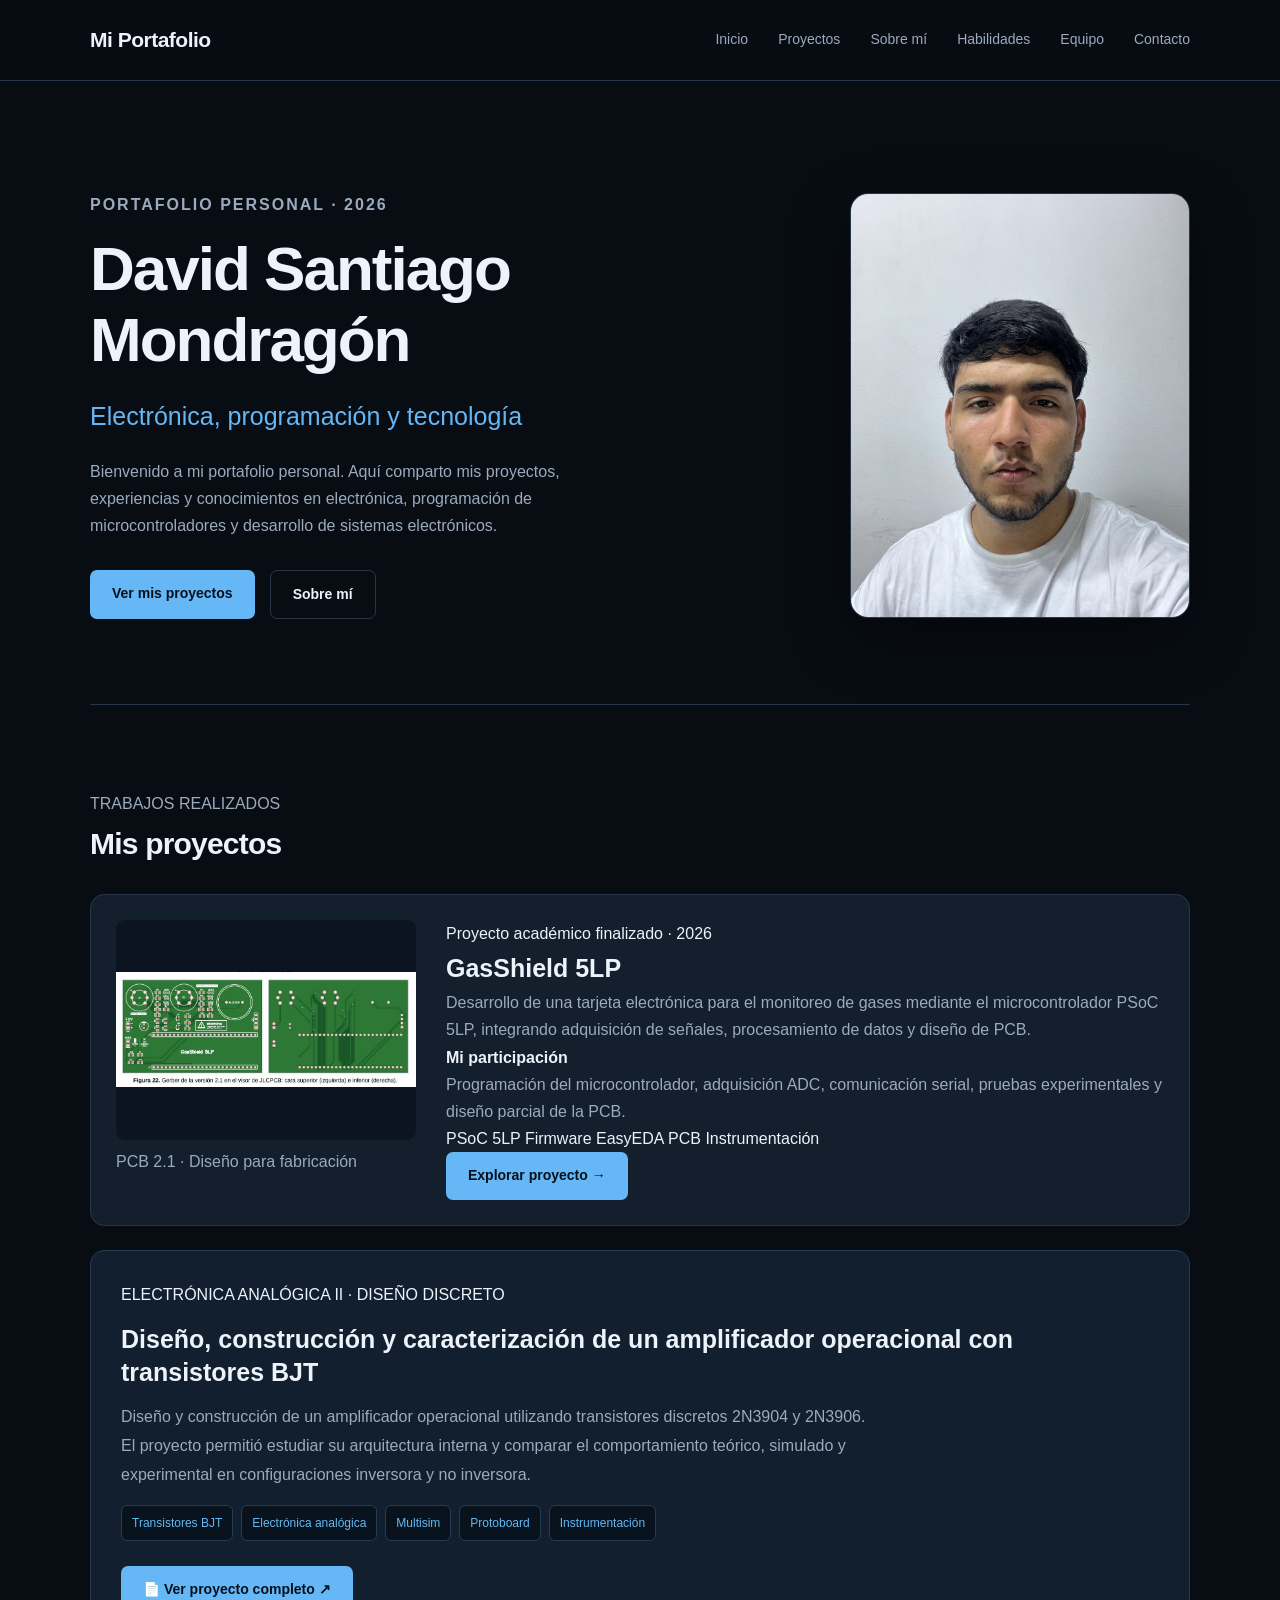
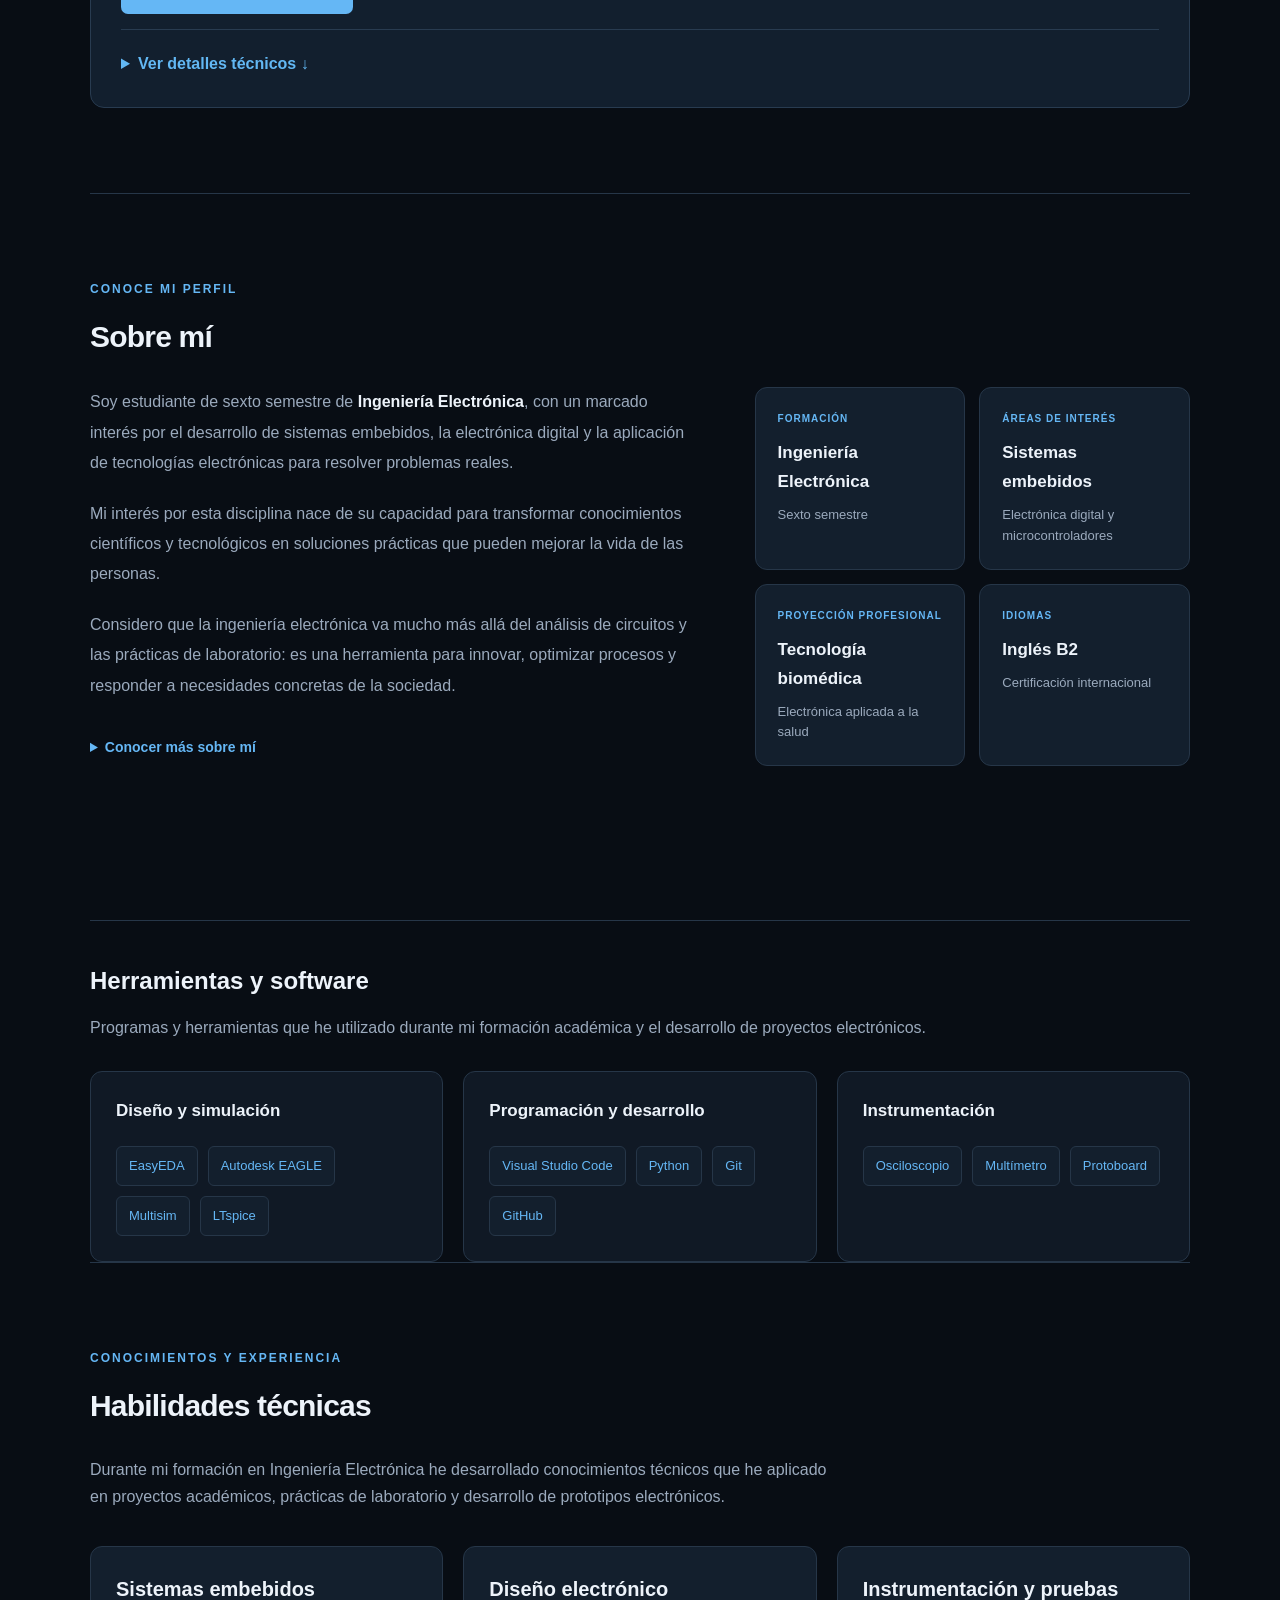
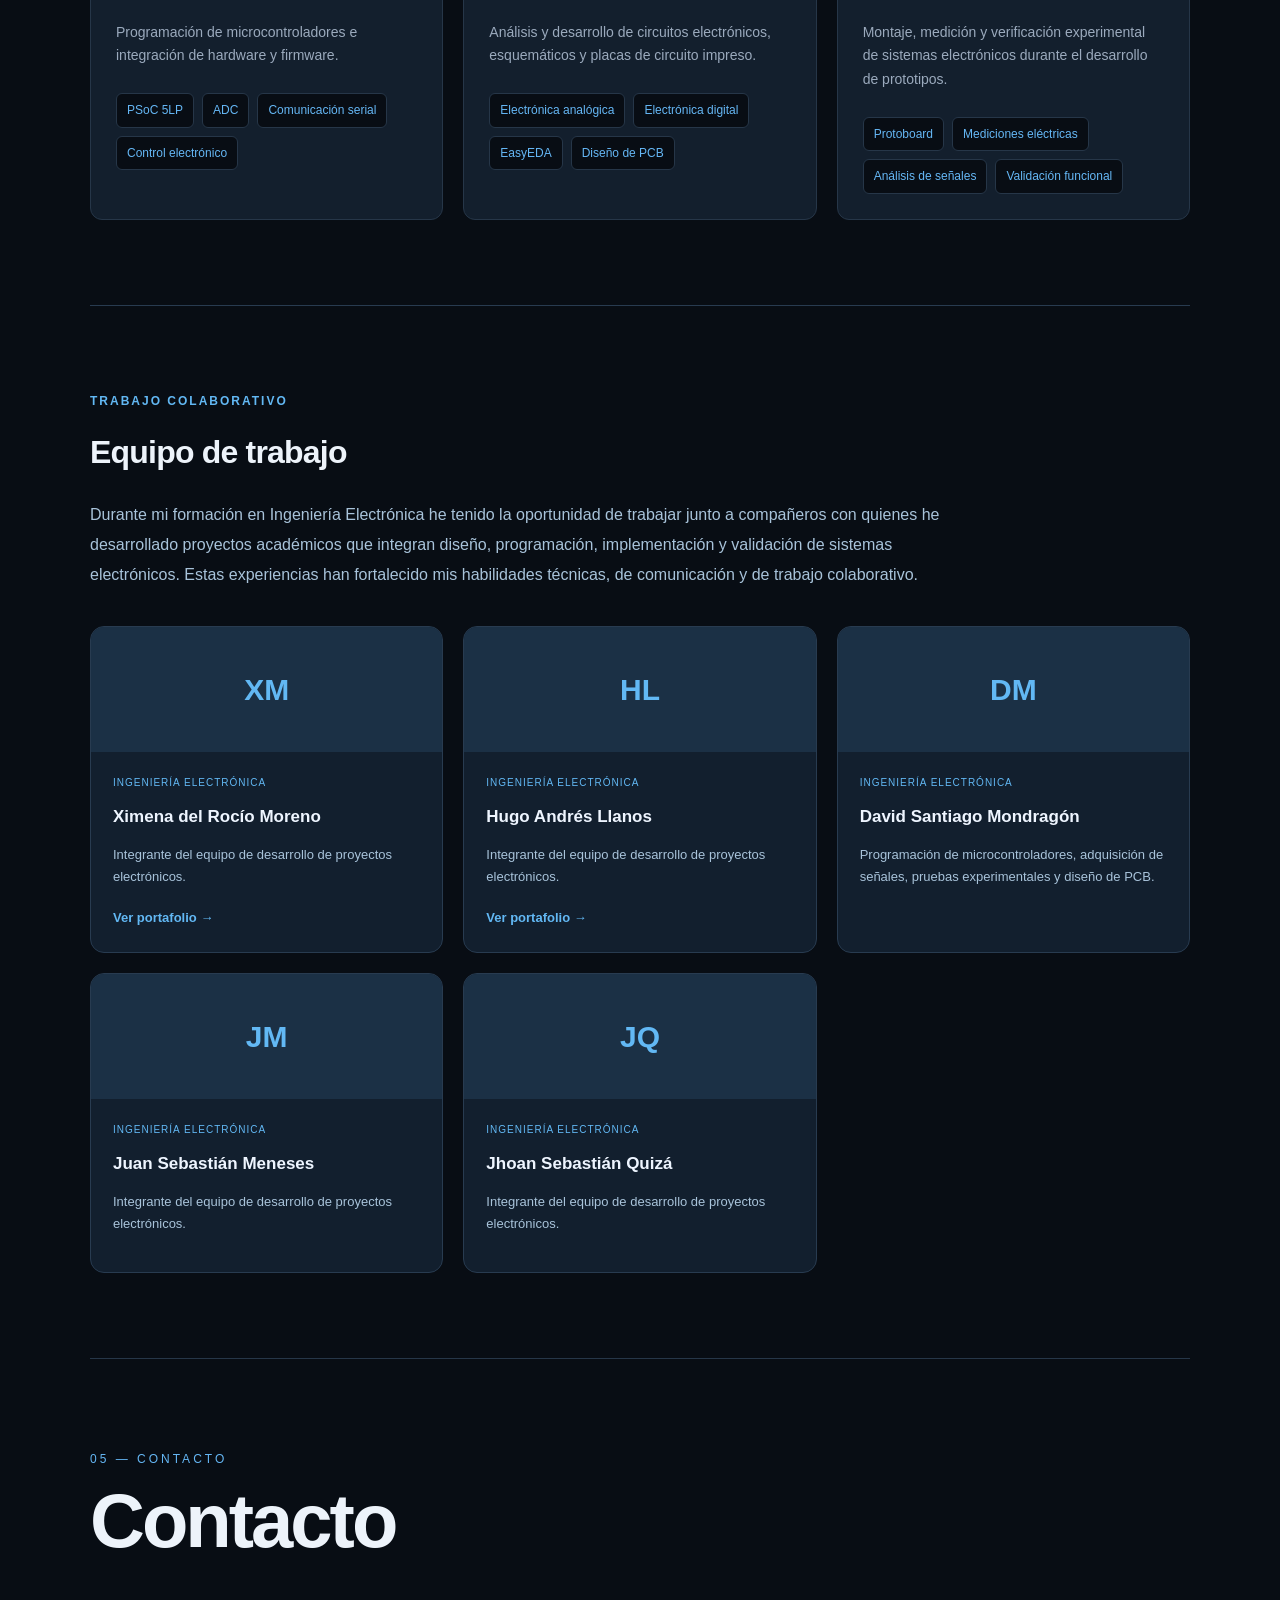
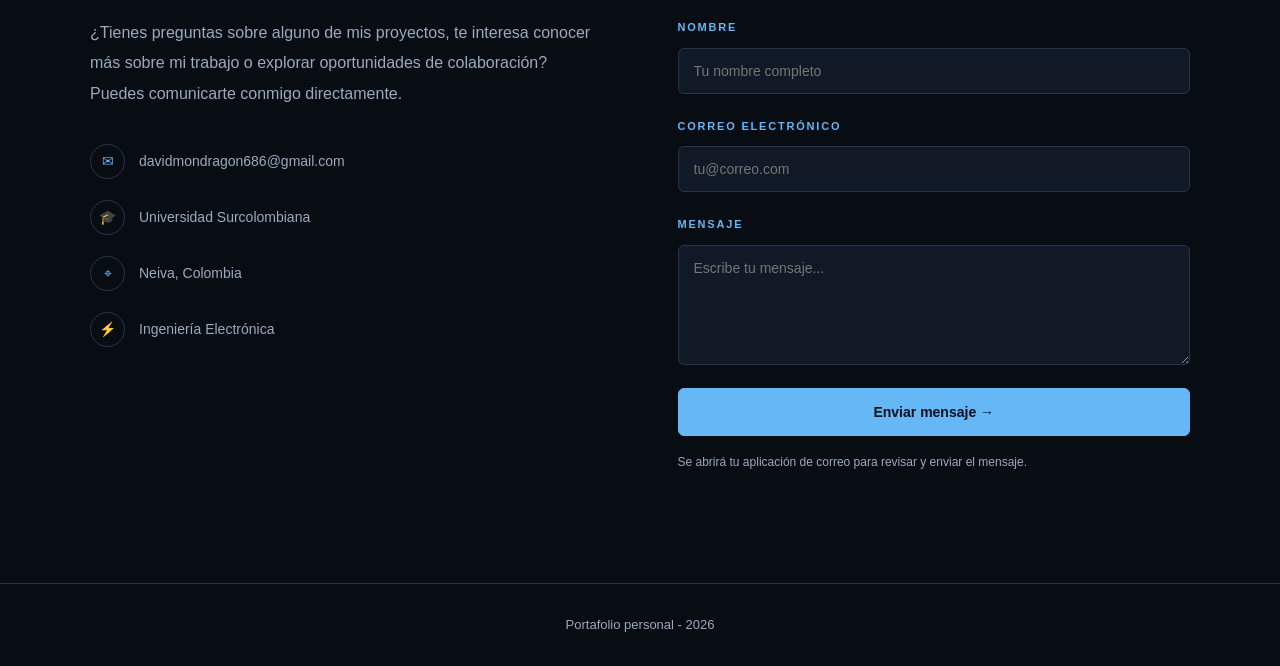
<file: index.html>
<!DOCTYPE html>
<html lang="es">

<head>
    <meta charset="UTF-8">
    <meta name="viewport" content="width=device-width, initial-scale=1.0">
    <title>David Santiago Mondragón | Portafolio</title>
    <link rel="stylesheet" href="css/style.css?v=2">
</head>

<body>

    <!-- Menú de navegación -->
    <header>
        <nav>
            <h2>Mi Portafolio</h2>

            <a href="#inicio">Inicio</a>
            <a href="#proyectos">Proyectos</a>
            <a href="#sobre-mi">Sobre mí</a>
            <a href="#habilidades">Habilidades</a>
            <a href="#equipo">Equipo</a>
            <a href="#contacto">Contacto</a>
        </nav>
    </header>

    <main>

        <!-- Presentación principal -->


<section id="inicio">

    <!-- Presentación personal -->
    <div class="hero-content">

        <p class="hero-label">
            PORTAFOLIO PERSONAL · 2026
        </p>

        <h1>David Santiago<br>Mondragón</h1>

        <h2>Electrónica, programación y tecnología</h2>

        <p>
            Bienvenido a mi portafolio personal.
            Aquí comparto mis proyectos, experiencias
            y conocimientos en electrónica,
            programación de microcontroladores
            y desarrollo de sistemas electrónicos.
        </p>

        <div class="hero-buttons">

            <a href="#proyectos" class="btn btn-principal">
                Ver mis proyectos
            </a>

            <a href="#sobre-mi" class="btn btn-secundario">
                Sobre mí
            </a>

        </div>

    </div>

    <!-- Fotografía de perfil -->
    <div class="hero-photo">

        <img
            src="imagenes/perfil.jpg"
            alt="Fotografía de David Santiago Mondragón"
        >

    </div>

</section>


<!-- PROYECTOS -->
<section id="proyectos">

    <p class="section-eyebrow">TRABAJOS REALIZADOS</p>
    <h2>Mis proyectos</h2>

    <article class="project-feature">

        <div class="project-feature__visual">
            <img
                src="imagenes/gasshield/pcb-final.jpg"
                alt="Diseño de PCB del proyecto GasShield 5LP"
            >

            <p class="project-feature__caption">
                PCB 2.1 · Diseño para fabricación
            </p>
        </div>

        <div class="project-feature__content">

            <span class="project-feature__status">
                Proyecto académico finalizado · 2026
            </span>

            <h3>GasShield 5LP</h3>

            <p>
                Desarrollo de una tarjeta electrónica
                para el monitoreo de gases mediante
                el microcontrolador PSoC 5LP,
                integrando adquisición de señales,
                procesamiento de datos y diseño de PCB.
            </p>

            <div class="project-feature__role">
                <strong>Mi participación</strong>

                <p>
                    Programación del microcontrolador,
                    adquisición ADC, comunicación serial,
                    pruebas experimentales y
                    diseño parcial de la PCB.
                </p>
            </div>

            <div class="project-feature__tags">
                <span>PSoC 5LP</span>
                <span>Firmware</span>
                <span>EasyEDA</span>
                <span>PCB</span>
                <span>Instrumentación</span>
            </div>

            <a href="proyectos/gasshield.html"
               class="btn btn-principal">
                Explorar proyecto →
            </a>

        </div>

    </article>


<!-- PROYECTO 2: AMPLIFICADOR OPERACIONAL BJT -->
<article class="proyecto-bjt">

    <span class="proyecto-bjt-etiqueta">
        ELECTRÓNICA ANALÓGICA II · DISEÑO DISCRETO
    </span>

    <h3>
        Diseño, construcción y caracterización
        de un amplificador operacional con
        transistores BJT
    </h3>

    <p>
        Diseño y construcción de un amplificador
        operacional utilizando transistores
        discretos 2N3904 y 2N3906.

        El proyecto permitió estudiar su
        arquitectura interna y comparar el
        comportamiento teórico, simulado y
        experimental en configuraciones
        inversora y no inversora.
    </p>

    <div class="proyecto-bjt-tags">
        <span>Transistores BJT</span>
        <span>Electrónica analógica</span>
        <span>Multisim</span>
        <span>Protoboard</span>
        <span>Instrumentación</span>
    </div>

    <div class="proyecto-bjt-acciones">

        <a
            href="documentos/proyecto-l2-final.pdf"
            class="btn btn-principal"
            target="_blank"
            rel="noopener noreferrer"
        >
            📄 Ver proyecto completo ↗
        </a>

        

    </div>

    <details class="proyecto-bjt-detalles">

        <summary>Ver detalles técnicos ↓</summary>

        <div class="proyecto-bjt-contenido">

            <h4>Arquitectura del amplificador</h4>

            <p>
                Se implementaron una etapa de
                entrada diferencial, espejos de
                corriente, una etapa de ganancia
                de tensión, compensación en
                frecuencia y una salida Clase AB.
            </p>

            <h4>Diseño y construcción</h4>

            <p>
                El sistema se diseñó para trabajar
                con alimentación simétrica de
                ±5 V y una ganancia nominal de 10.

                Se realizaron simulaciones,
                montaje físico en protoboard y
                mediciones experimentales.
            </p>

            <h4>Resultados experimentales</h4>

            <p>
                Se registró una ganancia de
                magnitud aproximada de 12,9
                en configuración inversora y
                de 13 en configuración no inversora.

                También se realizaron pruebas de
                respuesta en frecuencia, saturación,
                slew rate y offset de salida.
            </p>

        </div>

    </details>

</article>





</section>








<section id="sobre-mi">
    <p class="about-label">CONOCE MI PERFIL</p>
    <h2>Sobre mí</h2>

    <div class="about-layout">

        <div class="about-texto">

            <p>
                Soy estudiante de sexto semestre de
                <strong>Ingeniería Electrónica</strong>,
                con un marcado interés por el desarrollo
                de sistemas embebidos, la electrónica digital
                y la aplicación de tecnologías electrónicas
                para resolver problemas reales.
            </p>

            <p>
                Mi interés por esta disciplina nace de su
                capacidad para transformar conocimientos
                científicos y tecnológicos en soluciones
                prácticas que pueden mejorar la vida de
                las personas.
            </p>

            <p>
                Considero que la ingeniería electrónica
                va mucho más allá del análisis de circuitos
                y las prácticas de laboratorio: es una
                herramienta para innovar, optimizar procesos
                y responder a necesidades concretas
                de la sociedad.
            </p>

            <details class="about-more">
                <summary>Conocer más sobre mí</summary>

                <p>
                    A lo largo de mi formación académica,
                    he adquirido conocimientos en análisis
                    y diseño de circuitos electrónicos,
                    programación de microcontroladores,
                    adquisición de señales y desarrollo
                    de sistemas digitales. Asimismo, he
                    participado en proyectos que integran
                    hardware y software, fortaleciendo mi
                    experiencia en diseño de PCB, pruebas
                    experimentales y validación de prototipos.
                </p>

                <p>
                    Actualmente, uno de mis principales
                    intereses es profundizar en los
                    sistemas embebidos, especialmente
                    en la integración de componentes
                    electrónicos, sensores y microcontroladores
                    para desarrollar soluciones inteligentes
                    y funcionales.
                </p>

                <p>
                    A futuro, aspiro a orientar parte de
                    mi desarrollo profesional hacia la
                    ingeniería biomédica y las tecnologías
                    aplicadas a la salud, explorando cómo
                    la electrónica puede contribuir al
                    desarrollo de dispositivos médicos,
                    sistemas de monitoreo y herramientas
                    tecnológicas que favorezcan el
                    bienestar de las personas.
                </p>

                <p>
                    Adicionalmente, cuento con un nivel
                    B2 de inglés, respaldado por una
                    certificación internacional, lo que
                    complementa mi formación académica
                    y facilita mi acceso a documentación
                    técnica y recursos especializados.
                </p>

                <p>
                    Mi objetivo es continuar fortaleciendo
                    mis conocimientos, participar en proyectos
                    de innovación tecnológica y desarrollar
                    soluciones que generen un impacto positivo
                    más allá del entorno académico.
                </p>
            </details>

        </div>

        <div class="about-cards">

            <div class="about-card">
                <span>FORMACIÓN</span>
                <h3>Ingeniería Electrónica</h3>
                <p>Sexto semestre</p>
            </div>

            <div class="about-card">
                <span>ÁREAS DE INTERÉS</span>
                <h3>Sistemas embebidos</h3>
                <p>Electrónica digital y microcontroladores</p>
            </div>

            <div class="about-card">
                <span>PROYECCIÓN PROFESIONAL</span>
                <h3>Tecnología biomédica</h3>
                <p>Electrónica aplicada a la salud</p>
            </div>

            <div class="about-card">
                <span>IDIOMAS</span>
                <h3>Inglés B2</h3>
                <p>Certificación internacional</p>
            </div>

        </div>

    </div>

</section>

<!-- HERRAMIENTAS Y SOFTWARE -->
<div class="herramientas">

    <h3>Herramientas y software</h3>

    <p>
        Programas y herramientas que he utilizado
        durante mi formación académica y
        el desarrollo de proyectos electrónicos.
    </p>

    <div class="herramientas-grid">

        <div class="herramienta-grupo">
            <h4>Diseño y simulación</h4>

            <div class="herramienta-tags">
                <span>EasyEDA</span>
                <span>Autodesk EAGLE</span>
                <span>Multisim</span>
                <span>LTspice</span>
            </div>
        </div>

        <div class="herramienta-grupo">
            <h4>Programación y desarrollo</h4>

            <div class="herramienta-tags">
                <span>Visual Studio Code</span>
                <span>Python</span>
                <span>Git</span>
                <span>GitHub</span>
            </div>
        </div>

        <div class="herramienta-grupo">
            <h4>Instrumentación</h4>

            <div class="herramienta-tags">
                <span>Osciloscopio</span>
                <span>Multímetro</span>
                <span>Protoboard</span>
            </div>
        </div>

    </div>

</div>

        </section>

        <!-- Contacto --> 
<!-- HABILIDADES TÉCNICAS -->
<section id="habilidades">

    <p class="skills-label">CONOCIMIENTOS Y EXPERIENCIA</p>

    <h2>Habilidades técnicas</h2>

    <p class="skills-intro">
        Durante mi formación en Ingeniería Electrónica
        he desarrollado conocimientos técnicos que
        he aplicado en proyectos académicos,
        prácticas de laboratorio y desarrollo
        de prototipos electrónicos.
    </p>

    <div class="skills-grid">

        <!-- SISTEMAS EMBEBIDOS -->
        <article class="skill-card">

            <h3>Sistemas embebidos</h3>

            <p>
                Programación de microcontroladores
                e integración de hardware y firmware.
            </p>

            <div class="skill-tags">
                <span>PSoC 5LP</span>
                <span>ADC</span>
                <span>Comunicación serial</span>
                <span>Control electrónico</span>
            </div>

        </article>

        <!-- DISEÑO ELECTRÓNICO -->
        <article class="skill-card">

            <h3>Diseño electrónico</h3>

            <p>
                Análisis y desarrollo de circuitos
                electrónicos, esquemáticos y
                placas de circuito impreso.
            </p>

            <div class="skill-tags">
                <span>Electrónica analógica</span>
                <span>Electrónica digital</span>
                <span>EasyEDA</span>
                <span>Diseño de PCB</span>
            </div>

        </article>

        <!-- INSTRUMENTACIÓN -->
        <article class="skill-card">

            <h3>Instrumentación y pruebas</h3>

            <p>
                Montaje, medición y verificación
                experimental de sistemas electrónicos
                durante el desarrollo de prototipos.
            </p>

            <div class="skill-tags">
                <span>Protoboard</span>
                <span>Mediciones eléctricas</span>
                <span>Análisis de señales</span>
                <span>Validación funcional</span>
            </div>

        </article>

    </div>

</section>


<!-- EQUIPO DE TRABAJO -->
<section id="equipo">

    <p class="equipo-etiqueta">
        TRABAJO COLABORATIVO
    </p>

    <h2>Equipo de trabajo</h2>

    <p class="equipo-intro">
        Durante mi formación en Ingeniería Electrónica
        he tenido la oportunidad de trabajar junto
        a compañeros con quienes he desarrollado
        proyectos académicos que integran diseño,
        programación, implementación y validación
        de sistemas electrónicos.

        Estas experiencias han fortalecido mis
        habilidades técnicas, de comunicación
        y de trabajo colaborativo.
    </p>

    <div class="equipo-grid">

        <!-- XIMENA -->
        <article class="equipo-card">
            <div class="equipo-avatar">XM</div>
            <div class="equipo-info">
                <span>INGENIERÍA ELECTRÓNICA</span>
                <h3>Ximena del Rocío Moreno</h3>
                <p>
                    Integrante del equipo de desarrollo
                    de proyectos electrónicos.
                </p>
                <a href="https://ximenamoreno24.github.io/portafolio-analogica/"
                   target="_blank"
                   rel="noopener noreferrer">
                    Ver portafolio →
                </a>
            </div>
        </article>

        <!-- HUGO -->

<!-- HUGO -->
<article class="equipo-card">

    <div class="equipo-avatar">HL</div>

    <div class="equipo-info">

        <span>INGENIERÍA ELECTRÓNICA</span>

        <h3>Hugo Andrés Llanos</h3>

        <p>
            Integrante del equipo de desarrollo
            de proyectos electrónicos.
        </p>

        <a
            href="https://nostec-dev.github.io/maker-projects/?v=5"
            target="_blank"
            rel="noopener noreferrer"
        >
            Ver portafolio →
        </a>

    </div>

</article>






        <!-- DAVID -->
        <article class="equipo-card">
            <div class="equipo-avatar">DM</div>
            <div class="equipo-info">
                <span>INGENIERÍA ELECTRÓNICA</span>
                <h3>David Santiago Mondragón</h3>
                <p>
                    Programación de microcontroladores,
                    adquisición de señales, pruebas
                    experimentales y diseño de PCB.
                </p>
            </div>
        </article>

        <!-- JUAN SEBASTIÁN -->
        <article class="equipo-card">
            <div class="equipo-avatar">JM</div>
            <div class="equipo-info">
                <span>INGENIERÍA ELECTRÓNICA</span>
                <h3>Juan Sebastián Meneses</h3>
                <p>
                    Integrante del equipo de desarrollo
                    de proyectos electrónicos.
                </p>
            </div>
        </article>

        <!-- JHOAN SEBASTIÁN -->
        <article class="equipo-card">
            <div class="equipo-avatar">JQ</div>
            <div class="equipo-info">
                <span>INGENIERÍA ELECTRÓNICA</span>
                <h3>Jhoan Sebastián Quizá</h3>
                <p>
                    Integrante del equipo de desarrollo
                    de proyectos electrónicos.
                </p>
            </div>
        </article>

    </div>

</section>









<!-- CONTACTO -->
<section id="contacto">

    <p class="contacto-etiqueta">
        05 — CONTACTO
    </p>

    <h2>Contacto</h2>

    <div class="contacto-layout">

        <!-- INFORMACIÓN -->
        <div class="contacto-info">

            <p class="contacto-intro">
                ¿Tienes preguntas sobre alguno de
                mis proyectos, te interesa conocer
                más sobre mi trabajo o explorar
                oportunidades de colaboración?

                Puedes comunicarte conmigo
                directamente.
            </p>

            <div class="contacto-dato">
                <span class="contacto-icono">✉</span>
                <a href="mailto:davidmondragon686@gmail.com">
                    davidmondragon686@gmail.com
                </a>
            </div>

            <div class="contacto-dato">
                <span class="contacto-icono">🎓</span>
                <span>
                    Universidad Surcolombiana
                </span>
            </div>

            <div class="contacto-dato">
                <span class="contacto-icono">⌖</span>
                <span>
                    Neiva, Colombia
                </span>
            </div>

            <div class="contacto-dato">
                <span class="contacto-icono">⚡</span>
                <span>
                    Ingeniería Electrónica
                </span>
            </div>

        </div>

        <!-- FORMULARIO -->
        <form class="contacto-formulario"
              id="form-contacto">

            <label for="nombre-contacto">
                NOMBRE
            </label>

            <input
                type="text"
                id="nombre-contacto"
                name="nombre"
                placeholder="Tu nombre completo"
                autocomplete="name"
                required
            >

            <label for="correo-contacto">
                CORREO ELECTRÓNICO
            </label>

            <input
                type="email"
                id="correo-contacto"
                name="correo"
                placeholder="tu@correo.com"
                autocomplete="email"
                required
            >

            <label for="mensaje-contacto">
                MENSAJE
            </label>

            <textarea
                id="mensaje-contacto"
                name="mensaje"
                rows="5"
                placeholder="Escribe tu mensaje..."
                required
            ></textarea>

            <button type="submit">
                Enviar mensaje →
            </button>

            <p class="contacto-nota">
                Se abrirá tu aplicación de correo
                para revisar y enviar el mensaje.
            </p>

        </form>

    </div>

</section>

    </main>

    <footer>
        <p>Portafolio personal - 2026</p>
    </footer>


<script>
    const formulario = document.getElementById("form-contacto");

    formulario.addEventListener("submit", function(event) {
        event.preventDefault();

        // Reemplazar por tu correo real
        const destino = "davidmondragon686@gmail.com";

        const nombre = document.getElementById("nombre-contacto").value;
        const correo = document.getElementById("correo-contacto").value;
        const mensaje = document.getElementById("mensaje-contacto").value;

        const asunto = encodeURIComponent(
            "Mensaje desde mi portafolio - " + nombre
        );

        const contenido = encodeURIComponent(
            "Nombre: " + nombre + "\n" +
            "Correo: " + correo + "\n\n" +
            "Mensaje:\n" + mensaje
        );

        window.location.href =
            "mailto:" + destino +
            "?subject=" + asunto +
            "&body=" + contenido;
    });
</script>





</body>
</html>
</file>
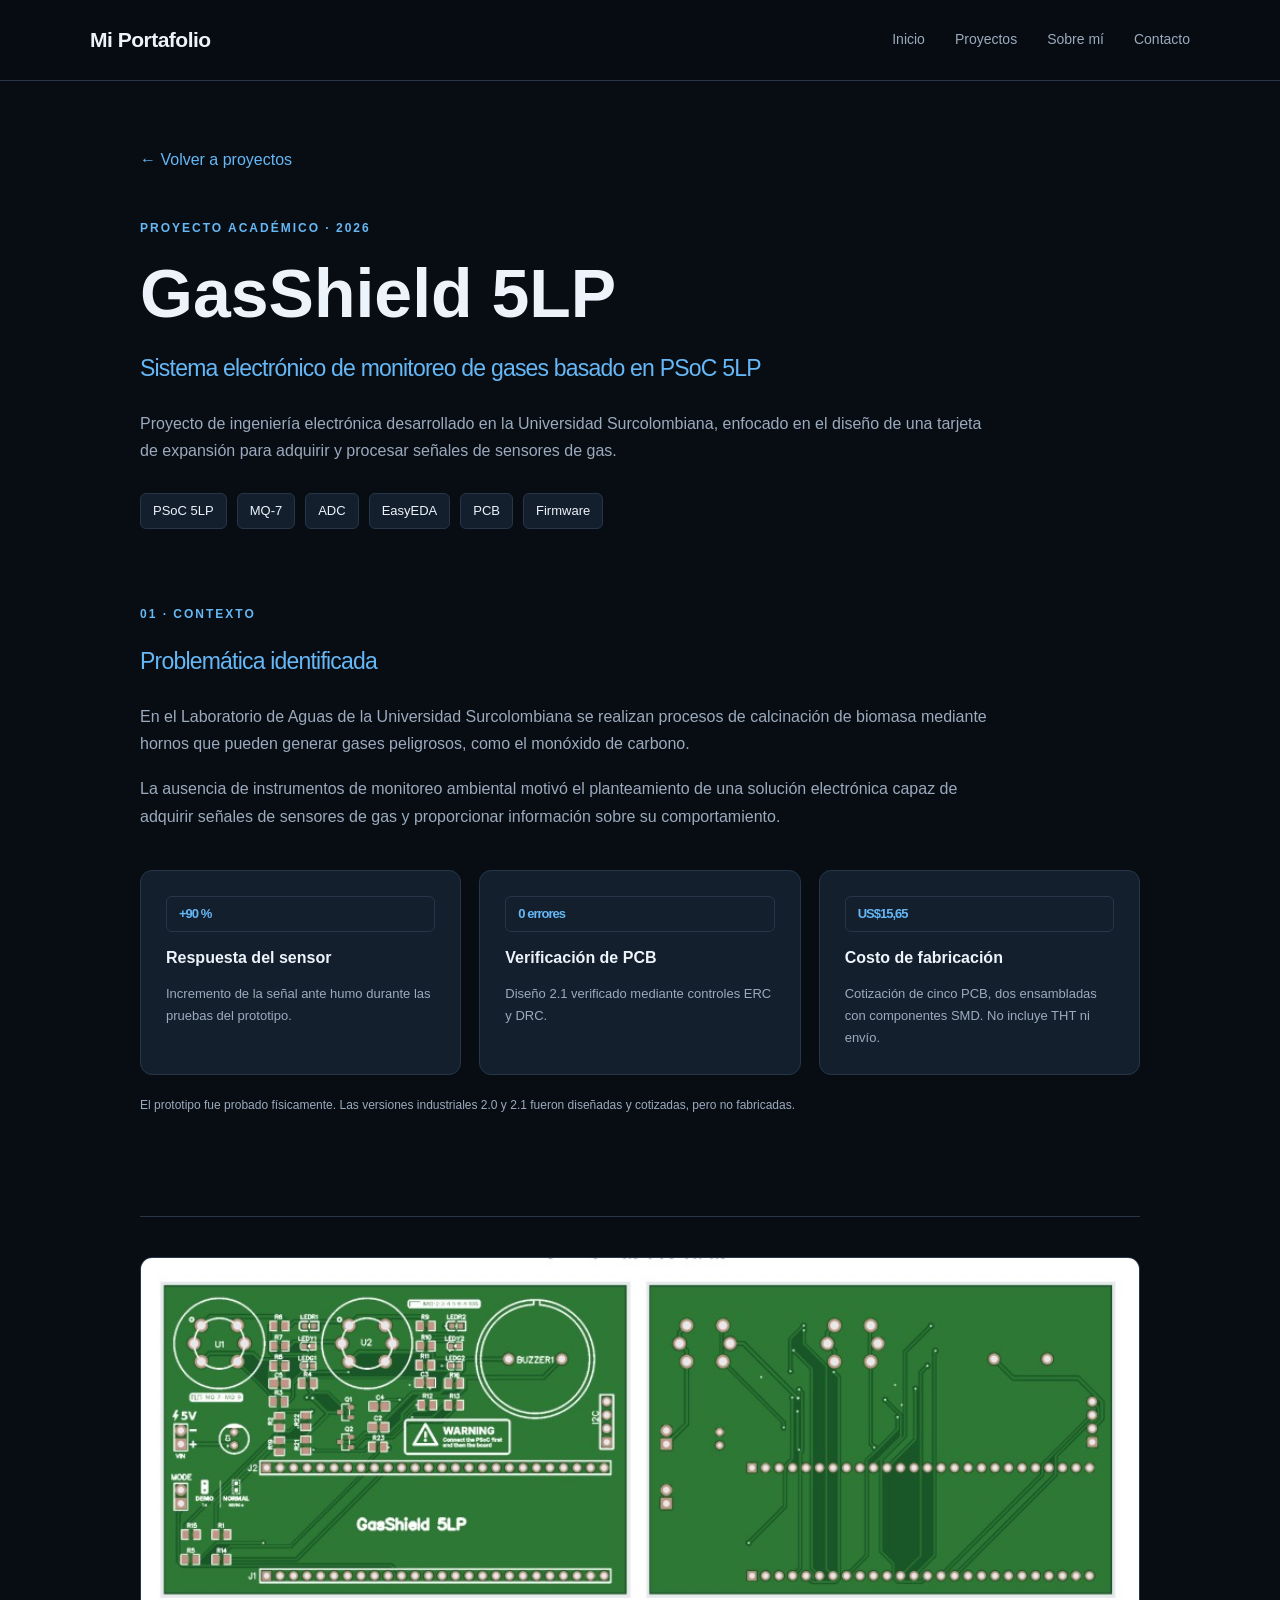
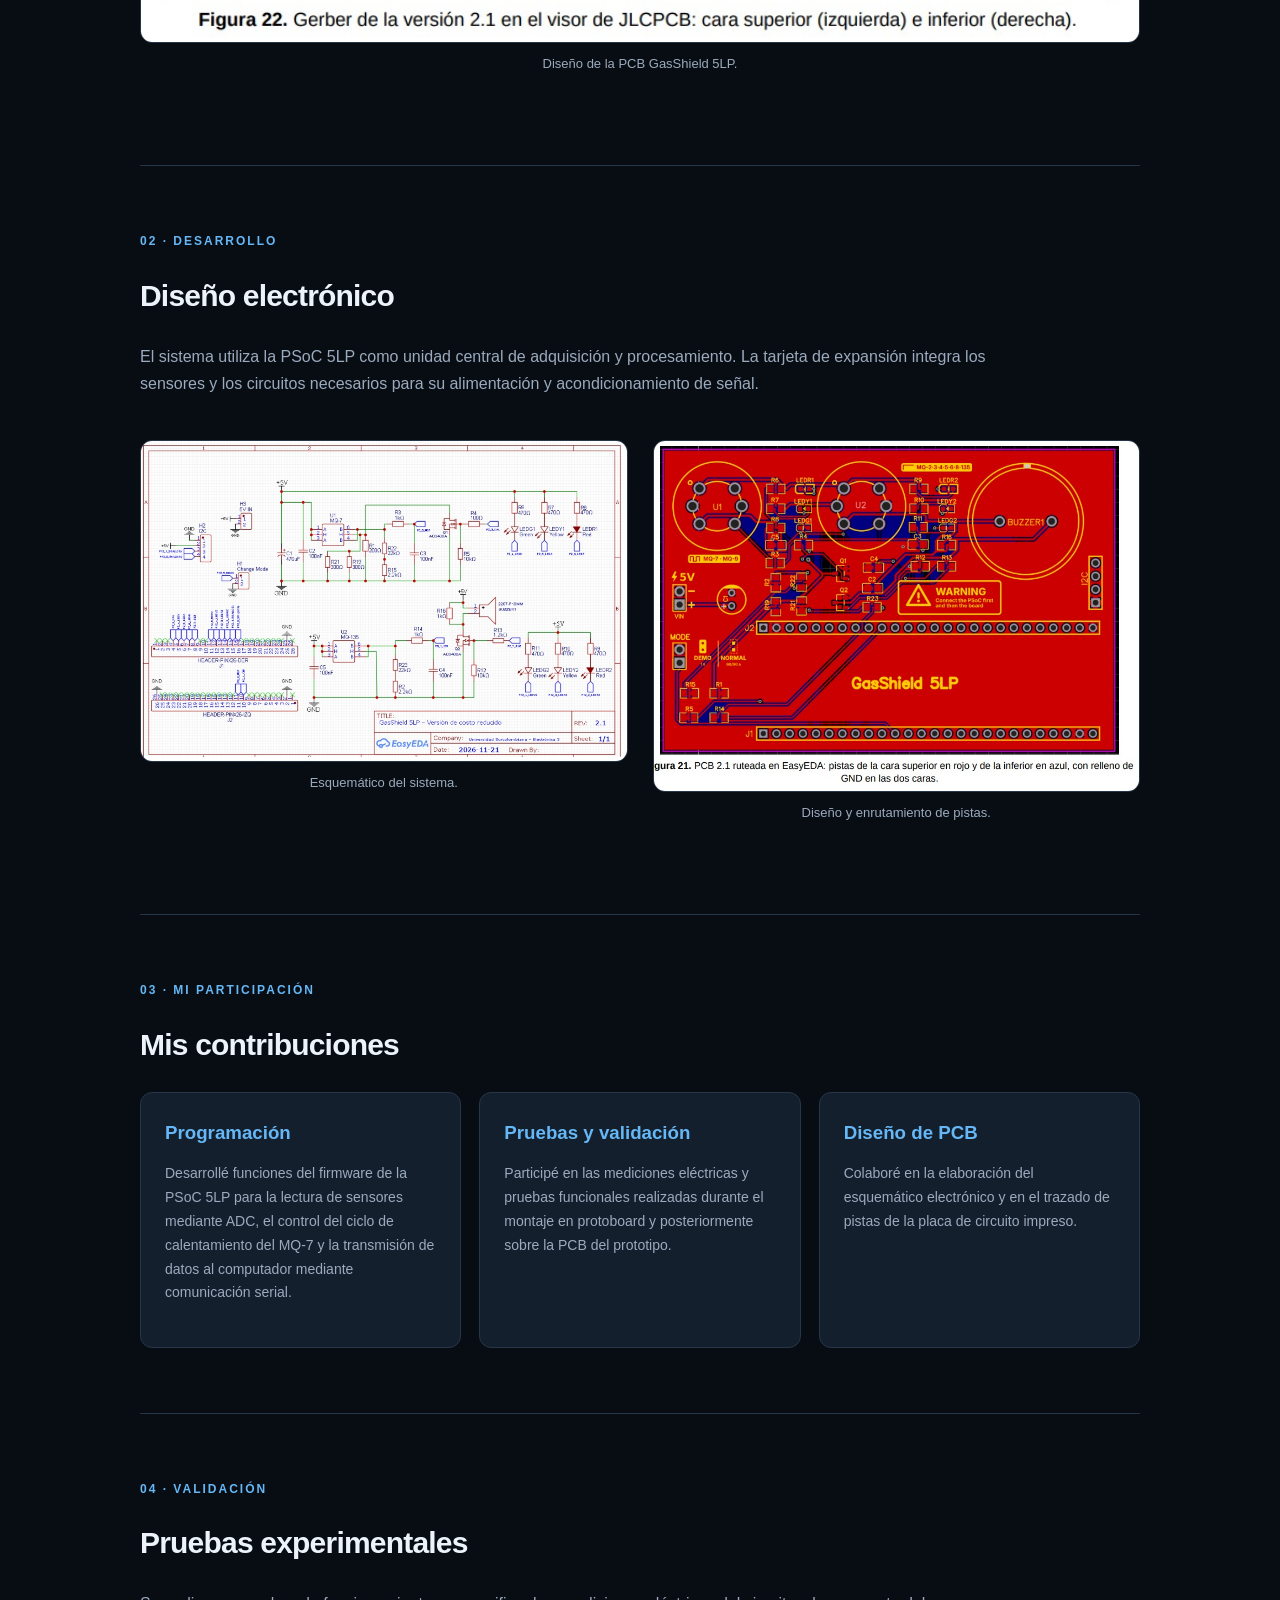
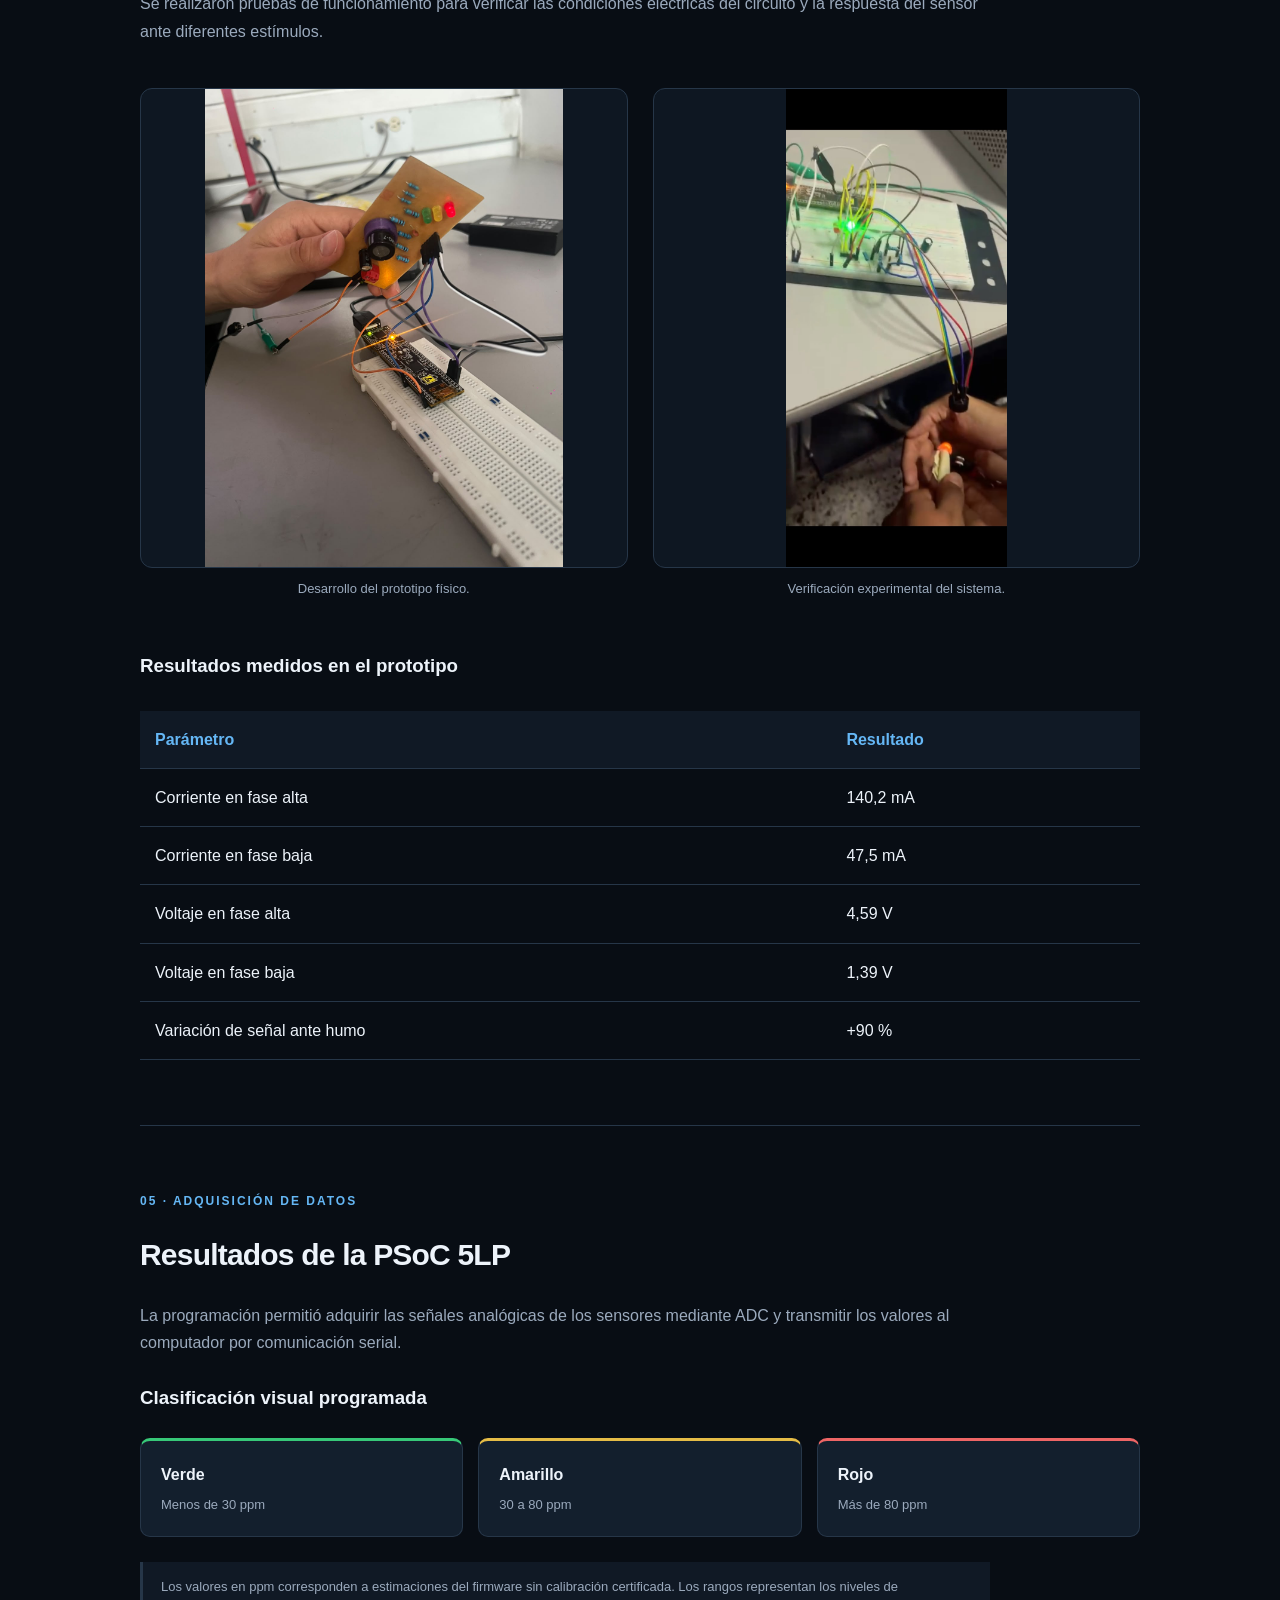
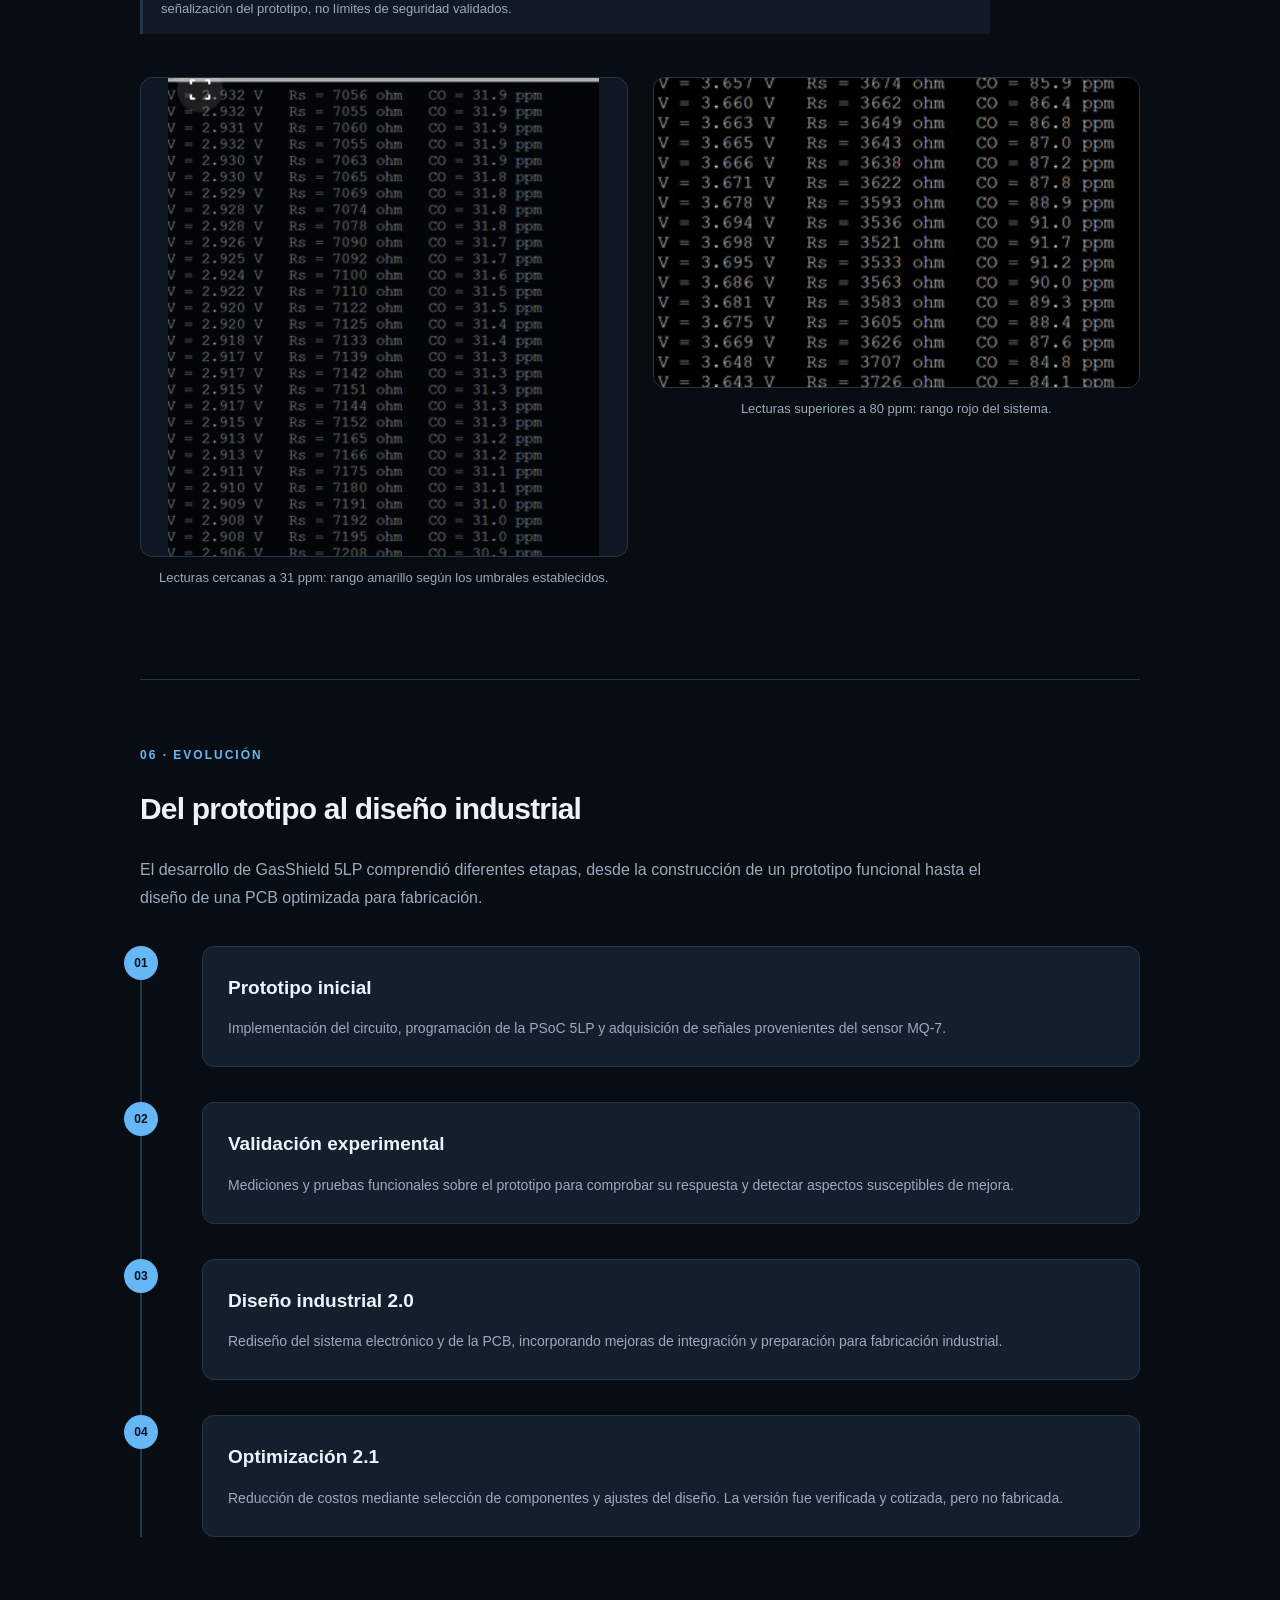
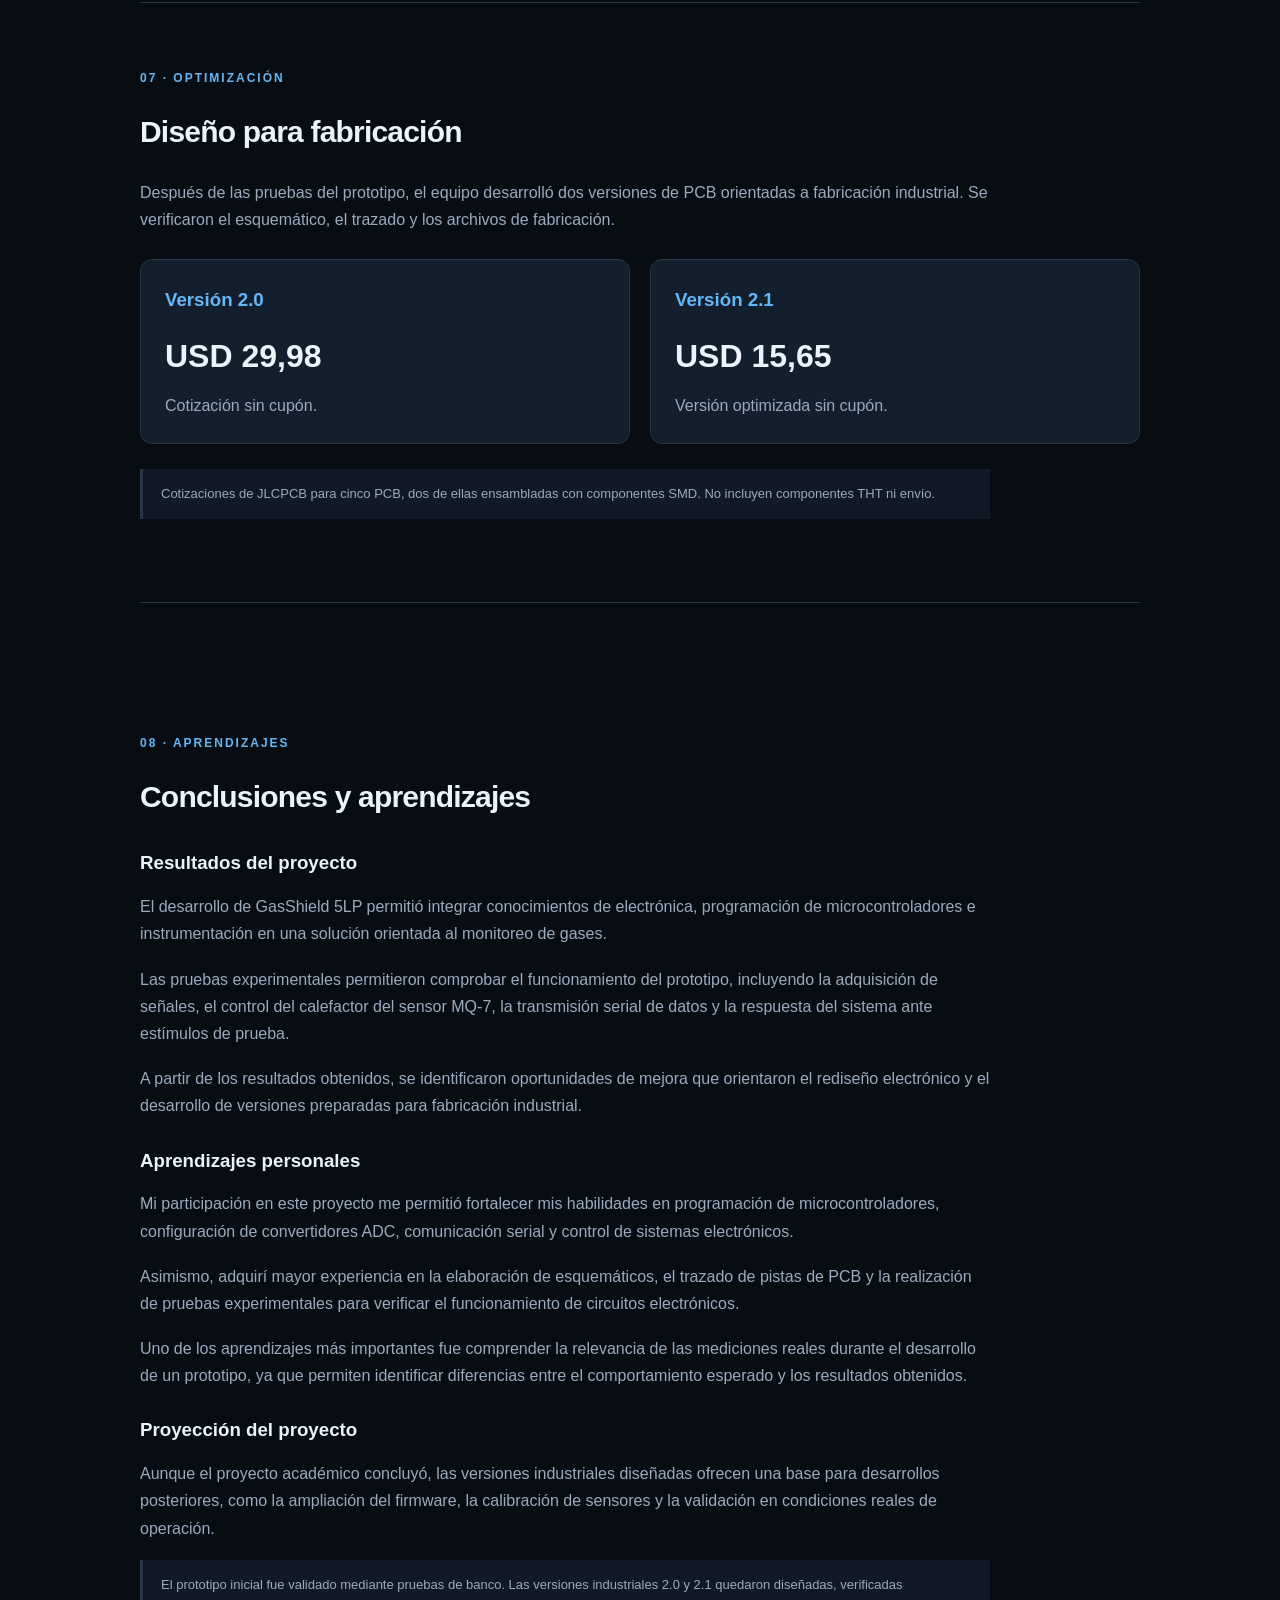
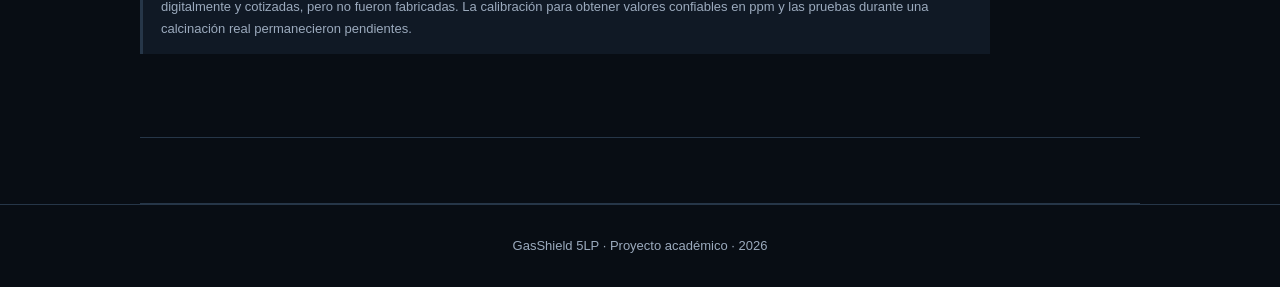
<file: proyectos/gasshield.html>
<!DOCTYPE html>
<html lang="es">

<head>
    <meta charset="UTF-8">
    <meta name="viewport" content="width=device-width, initial-scale=1.0">

    <title>GasShield 5LP | David Santiago Mondragón</title>

    <link rel="stylesheet" href="../css/style.css">
    <link rel="stylesheet" href="../css/gasshield.css">
</head>

<body>

    <!-- NAVEGACIÓN -->
    <header>
        <nav>
            <h2>Mi Portafolio</h2>
            <a href="../index.html#inicio">Inicio</a>
            <a href="../index.html#proyectos">Proyectos</a>
            <a href="../index.html#sobre-mi">Sobre mí</a>
            <a href="../index.html#contacto">Contacto</a>
        </nav>
    </header>

    <main class="pagina-proyecto">

        <!-- PRESENTACIÓN -->
        <section class="proyecto-hero">

            <a href="../index.html#proyectos" class="volver">
                ← Volver a proyectos
            </a>

            <p class="etiqueta">PROYECTO ACADÉMICO · 2026</p>

            <h1>GasShield 5LP</h1>

            <h2>
                Sistema electrónico de monitoreo de gases
                basado en PSoC 5LP
            </h2>

            <p>
                Proyecto de ingeniería electrónica desarrollado
                en la Universidad Surcolombiana, enfocado en
                el diseño de una tarjeta de expansión para
                adquirir y procesar señales de sensores de gas.
            </p>

            <div class="tecnologias">
                <span>PSoC 5LP</span>
                <span>MQ-7</span>
                <span>ADC</span>
                <span>EasyEDA</span>
                <span>PCB</span>
                <span>Firmware</span>


        <!-- PROBLEMÁTICA -->
        <section id="problema">

            <p class="etiqueta">01 · CONTEXTO</p>
            <h2>Problemática identificada</h2>

            <p>
                En el Laboratorio de Aguas de la Universidad
                Surcolombiana se realizan procesos de
                calcinación de biomasa mediante hornos
                que pueden generar gases peligrosos,
                como el monóxido de carbono.
            </p>

            <p>
                La ausencia de instrumentos de monitoreo
                ambiental motivó el planteamiento de
                una solución electrónica capaz de adquirir
                señales de sensores de gas y proporcionar
                información sobre su comportamiento.
            </p>

<!-- RESULTADOS DESTACADOS -->
<div class="resumen-resultados">

    <div class="resultado-card">
        <span class="resultado-numero">+90 %</span>
        <h3>Respuesta del sensor</h3>
        <p>
            Incremento de la señal ante humo
            durante las pruebas del prototipo.
        </p>
    </div>

    <div class="resultado-card">
        <span class="resultado-numero">0 errores</span>
        <h3>Verificación de PCB</h3>
        <p>
            Diseño 2.1 verificado mediante
            controles ERC y DRC.
        </p>
    </div>

    <div class="resultado-card">
        <span class="resultado-numero">US$15,65</span>
        <h3>Costo de fabricación</h3>
        <p>
            Cotización de cinco PCB, dos
            ensambladas con componentes SMD.
            No incluye THT ni envío.
        </p>
    </div>

</div>

<p class="resumen-aclaracion">
    El prototipo fue probado físicamente.
    Las versiones industriales 2.0 y 2.1
    fueron diseñadas y cotizadas, pero no fabricadas.
</p>

            </div>

            <figure>
                <img
                    src="../imagenes/gasshield/pcb-final.jpg"
                    alt="Diseño final de la PCB GasShield 5LP"
                >
                <figcaption>
                    Diseño de la PCB GasShield 5LP.
                </figcaption>
            </figure>

        </section>




        </section>

        <!-- DISEÑO ELECTRÓNICO -->
        <section id="diseno">

            <p class="etiqueta">02 · DESARROLLO</p>
            <h2>Diseño electrónico</h2>

            <p>
                El sistema utiliza la PSoC 5LP como unidad
                central de adquisición y procesamiento.
                La tarjeta de expansión integra los
                sensores y los circuitos necesarios para
                su alimentación y acondicionamiento
                de señal.
            </p>

            <div class="galeria">

                <figure>
                    <img
                        src="../imagenes/gasshield/esquematico.jpg"
                        alt="Esquemático electrónico"
                        loading="lazy"
                    >
                    <figcaption>
                        Esquemático del sistema.
                    </figcaption>
                </figure>

                <figure>
                    <img
                        src="../imagenes/gasshield/pcb-pistas.jpg"
                        alt="Trazado de pistas de la PCB"
                        loading="lazy"
                    >
                    <figcaption>
                        Diseño y enrutamiento de pistas.
                    </figcaption>
                </figure>

            </div>

        </section>

        <!-- PARTICIPACIÓN PERSONAL -->
        <section id="contribuciones">

            <p class="etiqueta">03 · MI PARTICIPACIÓN</p>
            <h2>Mis contribuciones</h2>

            <div class="contribuciones-grid">

                <article class="contribucion">

                    <h3>Programación</h3>

                    <p>
                        Desarrollé funciones del firmware
                        de la PSoC 5LP para la lectura
                        de sensores mediante ADC,
                        el control del ciclo de calentamiento
                        del MQ-7 y la transmisión de datos
                        al computador mediante
                        comunicación serial.
                    </p>

                </article>

                <article class="contribucion">

                    <h3>Pruebas y validación</h3>

                    <p>
                        Participé en las mediciones
                        eléctricas y pruebas funcionales
                        realizadas durante el montaje
                        en protoboard y posteriormente
                        sobre la PCB del prototipo.
                    </p>

                </article>

                <article class="contribucion">

                    <h3>Diseño de PCB</h3>

                    <p>
                        Colaboré en la elaboración
                        del esquemático electrónico
                        y en el trazado de pistas
                        de la placa de circuito impreso.
                    </p>

                </article>

            </div>

        </section>

        <!-- PROTOTIPO Y MEDICIONES -->
        <section id="pruebas">

            <p class="etiqueta">04 · VALIDACIÓN</p>
            <h2>Pruebas experimentales</h2>

            <p>
                Se realizaron pruebas de funcionamiento
                para verificar las condiciones eléctricas
                del circuito y la respuesta del sensor
                ante diferentes estímulos.
            </p>

            <div class="galeria">

                <figure>
                    <img
                        src="../imagenes/gasshield/prototipo.jpg"
                        alt="Prototipo electrónico"
                        loading="lazy"
                    >
                    <figcaption>
                        Desarrollo del prototipo físico.
                    </figcaption>
                </figure>

                <figure>
                    <img
                        src="../imagenes/gasshield/pruebas.jpg"
                        alt="Pruebas del circuito"
                        loading="lazy"
                    >
                    <figcaption>
                        Verificación experimental del sistema.
                    </figcaption>
                </figure>

            </div>

            <h3>Resultados medidos en el prototipo</h3>

            <div class="tabla-contenedor">
                <table class="tabla-resultados">

                    <thead>
                        <tr>
                            <th>Parámetro</th>
                            <th>Resultado</th>
                        </tr>
                    </thead>

                    <tbody>
                        <tr>
                            <td>Corriente en fase alta</td>
                            <td>140,2 mA</td>
                        </tr>
                        <tr>
                            <td>Corriente en fase baja</td>
                            <td>47,5 mA</td>
                        </tr>
                        <tr>
                            <td>Voltaje en fase alta</td>
                            <td>4,59 V</td>
                        </tr>
                        <tr>
                            <td>Voltaje en fase baja</td>
                            <td>1,39 V</td>
                        </tr>
                        <tr>
                            <td>Variación de señal ante humo</td>
                            <td>+90 %</td>
                        </tr>
                    </tbody>

                </table>
            </div>

        </section>

        <!-- RESULTADOS DE LA PSOC -->
        <section id="resultados">

            <p class="etiqueta">05 · ADQUISICIÓN DE DATOS</p>
            <h2>Resultados de la PSoC 5LP</h2>

            <p>
                La programación permitió adquirir
                las señales analógicas de los sensores
                mediante ADC y transmitir los valores
                al computador por comunicación serial.
            </p>

            <h3>Clasificación visual programada</h3>

            <div class="niveles">

                <div class="nivel verde">
                    <strong>Verde</strong>
                    <span>Menos de 30 ppm</span>
                </div>

                <div class="nivel amarillo">
                    <strong>Amarillo</strong>
                    <span>30 a 80 ppm</span>
                </div>

                <div class="nivel rojo">
                    <strong>Rojo</strong>
                    <span>Más de 80 ppm</span>
                </div>

            </div>

            <p class="nota">
                Los valores en ppm corresponden a estimaciones
                del firmware sin calibración certificada.
                Los rangos representan los niveles de
                señalización del prototipo, no límites
                de seguridad validados.
            </p>

            <div class="galeria">

                <figure>
                    <img
                        src="../imagenes/gasshield/resultado-rojo-80ppm.jpg"
                        alt="Registro serial cercano a 31 ppm"
                        loading="lazy"
                    >
                    <figcaption>
                        Lecturas cercanas a 31 ppm:
                        rango amarillo según los umbrales
                        establecidos.
                    </figcaption>
                </figure>

                <figure>
                    <img
                        src="../imagenes/gasshield/resultado-verde-30ppm.jpg"
                        alt="Registro serial superior a 80 ppm"
                        loading="lazy"
                    >
                    <figcaption>
                        Lecturas superiores a 80 ppm:
                        rango rojo del sistema.
                    </figcaption>
                </figure>

            </div>

        </section>

<!-- EVOLUCIÓN DEL PROYECTO -->
<section id="evolucion">

    <p class="etiqueta">06 · EVOLUCIÓN</p>
    <h2>Del prototipo al diseño industrial</h2>

    <p>
        El desarrollo de GasShield 5LP comprendió
        diferentes etapas, desde la construcción
        de un prototipo funcional hasta el diseño
        de una PCB optimizada para fabricación.
    </p>

    <div class="timeline">

        <div class="timeline-item">
            <span class="timeline-step">01</span>

            <div class="timeline-content">
                <h3>Prototipo inicial</h3>
                <p>
                    Implementación del circuito,
                    programación de la PSoC 5LP
                    y adquisición de señales
                    provenientes del sensor MQ-7.
                </p>
            </div>
        </div>

        <div class="timeline-item">
            <span class="timeline-step">02</span>

            <div class="timeline-content">
                <h3>Validación experimental</h3>
                <p>
                    Mediciones y pruebas funcionales
                    sobre el prototipo para comprobar
                    su respuesta y detectar aspectos
                    susceptibles de mejora.
                </p>
            </div>
        </div>

        <div class="timeline-item">
            <span class="timeline-step">03</span>

            <div class="timeline-content">
                <h3>Diseño industrial 2.0</h3>
                <p>
                    Rediseño del sistema electrónico
                    y de la PCB, incorporando mejoras
                    de integración y preparación
                    para fabricación industrial.
                </p>
            </div>
        </div>

        <div class="timeline-item">
            <span class="timeline-step">04</span>

            <div class="timeline-content">
                <h3>Optimización 2.1</h3>
                <p>
                    Reducción de costos mediante
                    selección de componentes y
                    ajustes del diseño. La versión
                    fue verificada y cotizada,
                    pero no fabricada.
                </p>
            </div>
        </div>

    </div>

</section>





        <!-- FABRICACIÓN INDUSTRIAL -->
        <section id="fabricacion">

            <p class="etiqueta">07 · OPTIMIZACIÓN</p>
            <h2>Diseño para fabricación</h2>

            <p>
                Después de las pruebas del prototipo,
                el equipo desarrolló dos versiones
                de PCB orientadas a fabricación industrial.
                Se verificaron el esquemático, el trazado
                y los archivos de fabricación.
            </p>

            <div class="costos">

                <article class="costo">
                    <h3>Versión 2.0</h3>
                    <strong>USD 29,98</strong>
                    <p>Cotización sin cupón.</p>
                </article>

                <article class="costo">
                    <h3>Versión 2.1</h3>
                    <strong>USD 15,65</strong>
                    <p>Versión optimizada sin cupón.</p>
                </article>

            </div>

            <p class="nota">
                Cotizaciones de JLCPCB para cinco PCB,
                dos de ellas ensambladas con componentes
                SMD. No incluyen componentes THT ni envío.
            </p>

        </section>

        <!-- CONCLUSIONES -->
        <section id="conclusiones">

          
<!-- CONCLUSIONES Y APRENDIZAJES -->
<section id="conclusiones">

    <p class="etiqueta">08 · APRENDIZAJES</p>

    <h2>Conclusiones y aprendizajes</h2>

    <h3>Resultados del proyecto</h3>

    <p>
        El desarrollo de GasShield 5LP permitió
        integrar conocimientos de electrónica,
        programación de microcontroladores e
        instrumentación en una solución orientada
        al monitoreo de gases.
    </p>

    <p>
        Las pruebas experimentales permitieron
        comprobar el funcionamiento del prototipo,
        incluyendo la adquisición de señales,
        el control del calefactor del sensor MQ-7,
        la transmisión serial de datos y la
        respuesta del sistema ante estímulos
        de prueba.
    </p>

    <p>
        A partir de los resultados obtenidos,
        se identificaron oportunidades de mejora
        que orientaron el rediseño electrónico
        y el desarrollo de versiones preparadas
        para fabricación industrial.
    </p>

    <h3>Aprendizajes personales</h3>

    <p>
        Mi participación en este proyecto me
        permitió fortalecer mis habilidades
        en programación de microcontroladores,
        configuración de convertidores ADC,
        comunicación serial y control de
        sistemas electrónicos.
    </p>

    <p>
        Asimismo, adquirí mayor experiencia
        en la elaboración de esquemáticos,
        el trazado de pistas de PCB y la
        realización de pruebas experimentales
        para verificar el funcionamiento
        de circuitos electrónicos.
    </p>

    <p>
        Uno de los aprendizajes más importantes
        fue comprender la relevancia de las
        mediciones reales durante el desarrollo
        de un prototipo, ya que permiten
        identificar diferencias entre el
        comportamiento esperado y los
        resultados obtenidos.
    </p>

    <h3>Proyección del proyecto</h3>

    <p>
        Aunque el proyecto académico concluyó,
        las versiones industriales diseñadas
        ofrecen una base para desarrollos
        posteriores, como la ampliación del
        firmware, la calibración de sensores
        y la validación en condiciones reales
        de operación.
    </p>

    <p class="nota">
        El prototipo inicial fue validado
        mediante pruebas de banco.

        Las versiones industriales 2.0 y 2.1
        quedaron diseñadas, verificadas
        digitalmente y cotizadas, pero no
        fueron fabricadas.

        La calibración para obtener valores
        confiables en ppm y las pruebas
        durante una calcinación real
        permanecieron pendientes.
    </p>

</section>


    </main>

    <footer>
        <p>GasShield 5LP · Proyecto académico · 2026</p>
    </footer>

</body>
</html>
</file>
<file: css/style.css>
/* ========================================
   PORTAFOLIO PERSONAL
   David Santiago Mondragón
======================================== */

/* Colores y configuración general */

:root {
    --fondo: #080d14;
    --fondo-secundario: #101925;
    --tarjeta: #131f2d;
    --texto: #edf3fa;
    --texto-secundario: #9baabd;
    --azul: #65b7f5;
    --borde: #263648;
}

* {
    margin: 0;
    padding: 0;
    box-sizing: border-box;
}

html {
    scroll-behavior: smooth;
}

body {
    background-color: var(--fondo);
    color: var(--texto);
    font-family: "Segoe UI", Arial, sans-serif;
    line-height: 1.7;
}

a {
    color: inherit;
    text-decoration: none;
}

img {
    max-width: 100%;
}

/* ========================================
   MENÚ DE NAVEGACIÓN
======================================== */

header {
    background: rgba(8, 13, 20, 0.96);
    border-bottom: 1px solid var(--borde);
    position: sticky;
    top: 0;
    z-index: 100;
}

nav {
    max-width: 1150px;
    margin: auto;
    padding: 22px 25px;

    display: flex;
    align-items: center;
    gap: 30px;
}

nav h2 {
    margin-right: auto;
    color: var(--texto);
    font-size: 21px;
    letter-spacing: -0.5px;
}

nav a {
    font-size: 14px;
    font-weight: 500;
    color: var(--texto-secundario);
    transition: color 0.3s;
}

nav a:hover {
    color: var(--azul);
}

/* ========================================
   CONTENIDO GENERAL
======================================== */

main {
    max-width: 1150px;
    margin: auto;
    padding: 0 25px;
}

section {
    padding: 85px 0;
    scroll-margin-top: 75px;
}

section > h2 {
    font-size: 30px;
    margin-bottom: 25px;
    letter-spacing: -0.8px;
}

section > p {
    color: var(--texto-secundario);
    max-width: 800px;
}

/* ========================================
   PORTADA PRINCIPAL
======================================== */

#inicio {
    min-height: 570px;

    display: grid;
    grid-template-columns: 1.4fr 1fr;
    align-items: center;
    gap: 70px;

    position: relative;
}

/* Texto de presentación */

.hero-content {
    position: relative;
    z-index: 1;
}

.hero-label {
    color: var(--azul);
    font-size: 13px;
    font-weight: 600;
    letter-spacing: 2px;
    text-transform: uppercase;
    margin-bottom: 15px;
}

#inicio h1 {
    font-size: clamp(38px, 5vw, 62px);
    font-weight: 750;
    line-height: 1.15;
    letter-spacing: -2px;
    margin-bottom: 20px;
}

#inicio h2 {
    color: var(--azul);
    font-size: clamp(19px, 2.5vw, 25px);
    font-weight: 500;
    margin-bottom: 20px;
}

#inicio p {
    color: var(--texto-secundario);
    font-size: 16px;
    max-width: 560px;
}

/* Botones */

.hero-buttons {
    display: flex;
    gap: 15px;
    margin-top: 30px;
    flex-wrap: wrap;
}

.btn {
    display: inline-block;
    padding: 12px 22px;
    border-radius: 7px;
    font-size: 14px;
    font-weight: 600;
    transition: all 0.25s;
}

.btn-principal {
    background: var(--azul);
    color: #07111d;
}

.btn-principal:hover {
    background: #91cfff;
    transform: translateY(-2px);
}

.btn-secundario {
    border: 1px solid var(--borde);
    color: var(--texto);
}

.btn-secundario:hover {
    border-color: var(--azul);
    color: var(--azul);
}

/* Fotografía personal */

.hero-photo {
    width: 100%;
    max-width: 340px;
    justify-self: center;
    position: relative;
}

.hero-photo img {
    display: block;
    width: 100%;
    aspect-ratio: 4 / 5;
    object-fit: cover;

    border-radius: 18px;
    border: 1px solid var(--borde);

    box-shadow: 0 20px 60px rgba(0, 0, 0, 0.4);
}

/* Detalle detrás de la fotografía */

.hero-photo::before {
    content: "";
    position: absolute;
    width: 85%;
    height: 85%;
    top: 28px;
    left: 28px;
    border: 2px solid var(--azul);
    border-radius: 18px;
    opacity: 0.35;
    z-index: -1;
}

/* ========================================
   PROYECTOS
======================================== */

#proyectos {
    border-top: 1px solid var(--borde);
}

#proyectos article {
    background: var(--tarjeta);
    border: 1px solid var(--borde);
    border-radius: 14px;
    padding: 25px;

    display: grid;
    grid-template-columns: 300px 1fr;
    gap: 12px 30px;

    transition: transform 0.3s, border-color 0.3s;
}

#proyectos article:hover {
    transform: translateY(-4px);
    border-color: var(--azul);
}

#proyectos article img {
    width: 100%;
    height: 220px;
    object-fit: contain;
    background: #0b1420;
    border-radius: 9px;
    grid-row: span 2;
}

#proyectos article h3 {
    font-size: 25px;
    align-self: end;
}

#proyectos article p {
    color: var(--texto-secundario);
    align-self: start;
}

/* ========================================
   SOBRE MÍ
======================================== */

#sobre-mi {
    border-top: 1px solid var(--borde);
}

#sobre-mi p {
    font-size: 16px;
}

/* ========================================
   CONTACTO
======================================== */

#contacto {
    border-top: 1px solid var(--borde);
}

/* ========================================
   PIE DE PÁGINA
======================================== */

footer {
    padding: 30px 25px;
    border-top: 1px solid var(--borde);
    text-align: center;
    color: var(--texto-secundario);
    font-size: 13px;
}

/* ========================================
   DISEÑO PARA CELULARES
======================================== */

@media (max-width: 768px) {

    nav {
        flex-wrap: wrap;
        gap: 15px;
        padding: 18px;
    }

    nav h2 {
        width: 100%;
    }

    nav a {
        font-size: 13px;
    }

    main {
        padding: 0 20px;
    }

    section {
        padding: 60px 0;
    }

    #inicio {
        grid-template-columns: 1fr;
        gap: 40px;
        min-height: auto;
    }

    #inicio h1 {
        letter-spacing: -1px;
    }

    .hero-photo {
        max-width: 260px;
    }

    #proyectos article {
        grid-template-columns: 1fr;
    }

    #proyectos article img {
        grid-row: auto;
        height: auto;
        max-height: 250px;
    }

    #proyectos article h3 {
        font-size: 22px;
    }
}

/* AJUSTES DE LA PORTADA EN COMPUTADOR */

@media (min-width: 769px) {

    #inicio {
        width: 100%;
        grid-template-columns: minmax(0, 1.4fr) minmax(280px, 1fr);
        gap: 60px;
        padding-top: 110px;
    }

    .hero-content {
        width: 100%;
        min-width: 0;
    }

    .hero-photo {
        width: 100%;
        max-width: 340px;
        justify-self: end;
    }

    .hero-photo img {
        width: 100%;
    }

}


/* =====================================
   SECCIÓN SOBRE MÍ
===================================== */

.about-label {
    color: var(--azul) !important;
    font-size: 12px !important;
    font-weight: 600;
    letter-spacing: 2px;
    margin-bottom: 12px;
}

.about-layout {
    display: grid;
    grid-template-columns: minmax(0, 1.4fr) minmax(0, 1fr);
    gap: 55px;
    align-items: start;
}

.about-texto p {
    color: var(--texto-secundario);
    margin-bottom: 20px;
    line-height: 1.9;
    text-align: left;
}

.about-texto strong {
    color: var(--texto);
}

/* Información desplegable */

.about-more {
    margin-top: 25px;
}

.about-more summary {
    color: var(--azul);
    cursor: pointer;
    font-weight: 600;
    font-size: 14px;
    padding: 10px 0;
}

.about-more[open] summary {
    margin-bottom: 20px;
}

/* Tarjetas de información */

.about-cards {
    display: grid;
    grid-template-columns: 1fr 1fr;
    gap: 14px;
}

.about-card {
    background: var(--tarjeta);
    border: 1px solid var(--borde);
    border-radius: 12px;
    padding: 22px;
    transition: border-color 0.3s, transform 0.3s;
}

.about-card:hover {
    border-color: var(--azul);
    transform: translateY(-3px);
}

.about-card span {
    display: block;
    font-size: 10px;
    color: var(--azul);
    font-weight: 700;
    letter-spacing: 1px;
    margin-bottom: 12px;
}

.about-card h3 {
    font-size: 17px;
    margin-bottom: 8px;
}

.about-card p {
    font-size: 13px !important;
    color: var(--texto-secundario);
    line-height: 1.6;
}

/* Adaptación a celulares */

@media (max-width: 900px) {

    .about-layout {
        grid-template-columns: 1fr;
        gap: 30px;
    }

}

@media (max-width: 480px) {

    .about-cards {
        grid-template-columns: 1fr;
    }

}
/* Evitar que el menú tape las secciones */

html {
    scroll-padding-top: 110px;
}

section {
    scroll-margin-top: 110px;
}


/* =====================================
   HABILIDADES TÉCNICAS
===================================== */

#habilidades {
    border-top: 1px solid var(--borde);
}

.skills-label {
    color: var(--azul) !important;
    font-size: 12px !important;
    font-weight: 600;
    letter-spacing: 2px;
    margin-bottom: 12px;
}

.skills-intro {
    color: var(--texto-secundario);
    max-width: 750px;
    margin-bottom: 35px;
}

.skills-grid {
    display: grid;
    grid-template-columns: repeat(3, minmax(0, 1fr));
    gap: 20px;
}

.skill-card {
    background: var(--tarjeta);
    border: 1px solid var(--borde);
    border-radius: 12px;
    padding: 25px;
    transition: transform 0.3s, border-color 0.3s;
}

.skill-card:hover {
    transform: translateY(-4px);
    border-color: var(--azul);
}

.skill-card h3 {
    font-size: 20px;
    margin-bottom: 15px;
    color: var(--texto);
}

.skill-card p {
    color: var(--texto-secundario);
    font-size: 14px;
    margin-bottom: 25px;
    line-height: 1.7;
}

/* Etiquetas de tecnologías */

.skill-tags {
    display: flex;
    flex-wrap: wrap;
    gap: 8px;
}

.skill-tags span {
    background: var(--fondo);
    color: var(--azul);
    border: 1px solid var(--borde);
    border-radius: 6px;
    padding: 6px 10px;
    font-size: 12px;
}

/* Adaptación a pantallas pequeñas */

@media (max-width: 900px) {
    .skills-grid {
        grid-template-columns: 1fr;
    }
}



/* HERRAMIENTAS Y SOFTWARE */

.herramientas {
    margin-top: 65px;
    padding-top: 40px;
    border-top: 1px solid var(--borde);
}

.herramientas h3 {
    font-size: 24px;
    margin-bottom: 12px;
}

.herramientas > p {
    color: var(--texto-secundario);
    margin-bottom: 30px;
}

.herramientas-grid {
    display: grid;
    grid-template-columns: repeat(3, minmax(0, 1fr));
    gap: 20px;
}

.herramienta-grupo {
    background: var(--fondo-secundario);
    border: 1px solid var(--borde);
    border-radius: 12px;
    padding: 25px;
}

.herramienta-grupo h4 {
    color: var(--texto);
    font-size: 17px;
    margin-bottom: 20px;
}

.herramienta-tags {
    display: flex;
    flex-wrap: wrap;
    gap: 10px;
}

.herramienta-tags span {
    background: var(--tarjeta);
    border: 1px solid var(--borde);
    color: var(--azul);
    padding: 8px 12px;
    border-radius: 6px;
    font-size: 13px;
}

@media (max-width: 900px) {
    .herramientas-grid {
        grid-template-columns: 1fr;
    }
}

/* ==================================
   CONTACTO
================================== */

#contacto {
    padding: 90px 0 110px;
    border-top: 1px solid var(--borde);
}

.contacto-etiqueta {
    font-size: 12px;
    letter-spacing: 3px;
    color: var(--azul) !important;
    margin-bottom: 10px;
}

#contacto > h2 {
    font-size: clamp(48px, 6vw, 76px);
    line-height: 1.1;
    letter-spacing: -3px;
    margin-bottom: 55px;
}

.contacto-layout {
    display: grid;
    grid-template-columns: minmax(0, 1fr) minmax(0, 1fr);
    gap: 75px;
    align-items: start;
}

/* Información de contacto */

.contacto-intro {
    color: var(--texto-secundario);
    font-size: 16px;
    line-height: 1.9;
    margin-bottom: 35px;
}

.contacto-dato {
    display: flex;
    align-items: center;
    gap: 14px;
    margin-bottom: 21px;
    color: var(--texto-secundario);
    font-size: 14px;
}

.contacto-dato a {
    overflow-wrap: anywhere;
}

.contacto-dato a:hover {
    color: var(--azul);
}

.contacto-icono {
    width: 35px;
    height: 35px;
    flex-shrink: 0;
    border: 1px solid var(--borde);
    border-radius: 50%;
    display: flex;
    justify-content: center;
    align-items: center;
    color: var(--azul);
}

/* Formulario */

.contacto-formulario {
    display: flex;
    flex-direction: column;
    gap: 11px;
}

.contacto-formulario label {
    color: var(--azul);
    font-size: 11px;
    letter-spacing: 1.8px;
    font-weight: 600;
}

.contacto-formulario input,
.contacto-formulario textarea {
    width: 100%;
    padding: 14px 15px;
    border-radius: 6px;
    border: 1px solid var(--borde);
    background: var(--fondo-secundario);
    color: var(--texto);
    font-family: inherit;
    font-size: 14px;
    outline: none;
    margin-bottom: 12px;
}

.contacto-formulario textarea {
    resize: vertical;
    min-height: 120px;
}

.contacto-formulario input:focus,
.contacto-formulario textarea:focus {
    border-color: var(--azul);
}

.contacto-formulario button {
    background: var(--azul);
    border: 1px solid var(--azul);
    color: #07111d;
    border-radius: 6px;
    padding: 15px;
    font-size: 14px;
    font-weight: 600;
    cursor: pointer;
    transition: 0.3s;
}

.contacto-formulario button:hover {
    background: #91cfff;
}

#contacto .contacto-nota {
    font-size: 12px;
    color: var(--texto-secundario);
    margin-top: 5px;
}

/* Celulares */

@media (max-width: 768px) {

    .contacto-layout {
        grid-template-columns: 1fr;
        gap: 40px;
    }

    #contacto {
        padding: 65px 0;
    }

    #contacto > h2 {
        margin-bottom: 35px;
        letter-spacing: -1px;
    }
}




/* TARJETA DEL AMPLIFICADOR BJT */

#proyectos .proyecto-bjt {
    display: flex;
    flex-direction: column;
    gap: 15px;
    padding: 30px;
    background: #121f2e;
    border: 1px solid #283b50;
    border-radius: 14px;
    margin-top: 24px;
}

#proyectos .proyecto-bjt h3 {
    font-size: 25px;
    line-height: 1.3;
    margin: 0;
}

#proyectos .proyecto-bjt > p {
    max-width: 750px;
    line-height: 1.8;
    margin: 0;
}

.proyecto-bjt-tags {
    display: flex;
    flex-wrap: wrap;
    gap: 8px;
}

.proyecto-bjt-tags span {
    background: #09131e;
    border: 1px solid #283b50;
    border-radius: 6px;
    padding: 7px 10px;
    color: #62b8f4;
    font-size: 12px;
}

.proyecto-bjt-acciones {
    display: flex;
    gap: 12px;
    margin-top: 10px;
}

.proyecto-bjt-detalles {
    width: 100%;
    border-top: 1px solid #283b50;
    padding-top: 20px;
}

.proyecto-bjt-detalles summary {
    cursor: pointer;
    color: #62b8f4;
    font-weight: 600;
}

.proyecto-bjt-contenido {
    padding-top: 20px;
}

.proyecto-bjt-contenido h4 {
    margin: 18px 0 8px;
}

@media (max-width: 768px) {
    #proyectos .proyecto-bjt {
        padding: 20px;
    }
}




/* ===============================
   EQUIPO DE TRABAJO
================================ */

#equipo {
    padding: 85px 0;
    border-top: 1px solid #283b50;
    scroll-margin-top: 110px;
}

#equipo .equipo-etiqueta {
    color: #62b8f4;
    font-size: 12px;
    font-weight: 700;
    letter-spacing: 2px;
    margin-bottom: 14px;
}

#equipo h2 {
    font-size: 32px;
    margin-bottom: 20px;
}

#equipo .equipo-intro {
    max-width: 850px;
    line-height: 1.9;
    color: #a8c3da;
    margin-bottom: 35px;
}

#equipo .equipo-grid {
    display: grid;
    grid-template-columns: repeat(3, minmax(0, 1fr));
    gap: 20px;
}

#equipo .equipo-card {
    display: flex;
    flex-direction: column;
    background: #121f2e;
    border: 1px solid #283b50;
    border-radius: 14px;
    overflow: hidden;
    transition: transform 0.3s ease,
                border-color 0.3s ease;
}

#equipo .equipo-card:hover {
    transform: translateY(-5px);
    border-color: #62b8f4;
}

#equipo .equipo-avatar {
    height: 125px;
    display: flex;
    align-items: center;
    justify-content: center;
    background: #192c40;
    color: #62b8f4;
    font-size: 30px;
    font-weight: 700;
}

#equipo .equipo-info {
    padding: 22px;
}

#equipo .equipo-info span {
    display: block;
    color: #62b8f4;
    font-size: 10px;
    letter-spacing: 1px;
    margin-bottom: 12px;
}

#equipo .equipo-info h3 {
    font-size: 17px;
    color: #eef5ff;
    margin-bottom: 12px;
}

#equipo .equipo-info p {
    color: #a8c3da;
    font-size: 13px;
    line-height: 1.7;
    margin-bottom: 15px;
}

#equipo .equipo-info a {
    color: #62b8f4;
    font-size: 13px;
    font-weight: 600;
    text-decoration: none;
}

#equipo .equipo-info a:hover {
    text-decoration: underline;
}

/* ADAPTACIÓN A CELULARES */

@media (max-width: 900px) {
    #equipo .equipo-grid {
        grid-template-columns: repeat(2, minmax(0, 1fr));
    }
}

@media (max-width: 600px) {
    #equipo .equipo-grid {
        grid-template-columns: 1fr;
    }

    #equipo {
        padding: 60px 0;
    }
}




/* EQUIPO DE TRABAJO */

#equipo .equipo-grid {
    display: grid;
    grid-template-columns: repeat(3, minmax(0, 1fr));
    gap: 20px;
    margin-top: 30px;
}

#equipo .equipo-card {
    position: relative;
    display: flex;
    flex-direction: column;
    background: #121f2e;
    border: 1px solid #283b50;
    border-radius: 14px;
    overflow: hidden;
    min-width: 0;
    transition: transform 0.3s ease,
                border-color 0.3s ease;
}

#equipo .equipo-card:hover {
    transform: translateY(-5px);
    border-color: #62b8f4;
}

#equipo .equipo-avatar {
    height: 125px;
    display: flex;
    justify-content: center;
    align-items: center;
    background: #1b3045;
    color: #62b8f4;
    font-size: 30px;
    font-weight: 700;
}

#equipo .equipo-info {
    padding: 22px;
}

#equipo .equipo-info span {
    display: block;
    color: #62b8f4;
    font-size: 10px;
    letter-spacing: 1px;
    margin-bottom: 12px;
}

#equipo .equipo-info h3 {
    color: #eef5ff;
    font-size: 17px;
    margin-bottom: 12px;
}

#equipo .equipo-info p {
    color: #a8c3da;
    font-size: 13px;
    line-height: 1.7;
    margin-bottom: 15px;
}

#equipo .equipo-info a {
    color: #62b8f4;
    font-size: 13px;
    font-weight: 600;
    text-decoration: none;
}

/* Permite abrir el enlace haciendo clic
   en cualquier parte de la tarjeta */

#equipo .equipo-info a::after {
    content: "";
    position: absolute;
    inset: 0;
}

#equipo .equipo-card:has(a) {
    cursor: pointer;
}

#equipo .equipo-info a:focus-visible::after {
    outline: 2px solid #62b8f4;
    outline-offset: -3px;
}

@media (max-width: 900px) {
    #equipo .equipo-grid {
        grid-template-columns: repeat(2, minmax(0, 1fr));
    }
}

@media (max-width: 600px) {
    #equipo .equipo-grid {
        grid-template-columns: 1fr;
    }
}
</file>
<file: css/gasshield.css>
/* ESTILOS DE LA PÁGINA GASSHIELD */

.pagina-proyecto {
    max-width: 1050px;
}

.pagina-proyecto section {
    border-bottom: 1px solid var(--borde);
    padding: 65px 0;
}

.pagina-proyecto p {
    color: var(--texto-secundario);
    margin-bottom: 18px;
    max-width: 850px;
}

.pagina-proyecto h2 {
    font-size: 30px;
    margin-bottom: 22px;
}

.pagina-proyecto h3 {
    margin: 25px 0 14px;
}

.etiqueta {
    color: var(--azul) !important;
    font-size: 12px;
    font-weight: 600;
    letter-spacing: 2px;
    text-transform: uppercase;
}

/* PRESENTACIÓN */

.proyecto-hero h1 {
    font-size: clamp(42px, 6vw, 68px);
    line-height: 1.1;
    margin: 18px 0;
}

.proyecto-hero h2 {
    color: var(--azul);
    font-weight: 500;
    font-size: 23px;
}

.volver {
    display: inline-block;
    margin-bottom: 45px;
    color: var(--azul);
}

.volver:hover {
    text-decoration: underline;
}

.tecnologias {
    display: flex;
    flex-wrap: wrap;
    gap: 10px;
    margin: 28px 0 40px;
}

.tecnologias span {
    background: var(--tarjeta);
    border: 1px solid var(--borde);
    padding: 6px 12px;
    border-radius: 6px;
    font-size: 13px;
}

/* IMÁGENES */

.pagina-proyecto figure {
    margin: 25px 0;
    min-width: 0;
}

.pagina-proyecto figure img {
    display: block;
    width: 100%;
    max-height: 480px;
    object-fit: contain;
    background: #0e1722;
    border: 1px solid var(--borde);
    border-radius: 12px;
}

.pagina-proyecto figcaption {
    color: var(--texto-secundario);
    font-size: 13px;
    margin-top: 10px;
    text-align: center;
}

.galeria {
    display: grid;
    grid-template-columns: repeat(2, minmax(0, 1fr));
    gap: 25px;
}

/* CONTRIBUCIONES */

.contribuciones-grid {
    display: grid;
    grid-template-columns: repeat(3, minmax(0, 1fr));
    gap: 18px;
}

.contribucion,
.costo {
    background: var(--tarjeta);
    padding: 24px;
    border: 1px solid var(--borde);
    border-radius: 12px;
}

.contribucion h3,
.costo h3 {
    margin-top: 0;
    color: var(--azul);
}

.contribucion p {
    font-size: 14px;
}

/* TABLA DE MEDICIONES */

.tabla-contenedor {
    overflow-x: auto;
}

.tabla-resultados {
    width: 100%;
    border-collapse: collapse;
    margin-top: 15px;
}

.tabla-resultados th,
.tabla-resultados td {
    padding: 15px;
    text-align: left;
    border-bottom: 1px solid var(--borde);
}

.tabla-resultados th {
    color: var(--azul);
    background: var(--fondo-secundario);
}

/* NIVELES DEL SEMÁFORO */

.niveles {
    display: grid;
    grid-template-columns: repeat(3, minmax(0, 1fr));
    gap: 15px;
    margin: 25px 0;
}

.nivel {
    padding: 20px;
    border: 1px solid var(--borde);
    border-radius: 10px;
    background: var(--tarjeta);
}

.nivel strong,
.nivel span {
    display: block;
}

.nivel span {
    font-size: 13px;
    color: var(--texto-secundario);
    margin-top: 5px;
}

.nivel.verde {
    border-top: 3px solid #37c878;
}

.nivel.amarillo {
    border-top: 3px solid #e5bc46;
}

.nivel.rojo {
    border-top: 3px solid #ee6565;
}

/* COSTOS */

.costos {
    display: grid;
    grid-template-columns: repeat(2, minmax(0, 1fr));
    gap: 20px;
    margin: 25px 0;
}

.costo strong {
    display: block;
    font-size: 32px;
    color: var(--texto);
}

.costo p {
    margin: 8px 0 0;
}

.pagina-proyecto .nota {
    font-size: 13px;
    padding: 14px 18px;
    border-left: 3px solid var(--borde);
    background: var(--fondo-secundario);
}

/* PANTALLAS PEQUEÑAS */

@media (max-width: 768px) {
    .galeria,
    .contribuciones-grid,
    .niveles,
    .costos {
        grid-template-columns: 1fr;
    }

    .pagina-proyecto section {
        padding: 45px 0;
    }

    .proyecto-hero h2 {
        font-size: 19px;
    }

    .pagina-proyecto h2 {
        font-size: 25px;
    }
}



/* ==================================
   RESULTADOS DESTACADOS
================================== */

.resumen-resultados {
    display: grid;
    grid-template-columns: repeat(3, minmax(0, 1fr));
    gap: 18px;
    margin: 40px 0 20px;
}

.resultado-card {
    background: var(--tarjeta);
    border: 1px solid var(--borde);
    border-radius: 12px;
    padding: 25px;
    transition: transform 0.3s, border-color 0.3s;
}

.resultado-card:hover {
    transform: translateY(-4px);
    border-color: var(--azul);
}

.resultado-numero {
    display: block;
    color: var(--azul);
    font-size: clamp(25px, 3vw, 34px);
    font-weight: 750;
    letter-spacing: -1px;
    margin-bottom: 12px;
}

.pagina-proyecto .resultado-card h3 {
    font-size: 16px;
    color: var(--texto);
    margin: 0 0 12px;
}

.pagina-proyecto .resultado-card p {
    font-size: 13px;
    line-height: 1.7;
    margin: 0;
}

.pagina-proyecto .resumen-aclaracion {
    font-size: 12px;
    color: var(--texto-secundario);
    margin-bottom: 35px;
}

@media (max-width: 768px) {
    .resumen-resultados {
        grid-template-columns: 1fr;
    }
}


/* ==================================
   EVOLUCIÓN DEL PROYECTO
================================== */

.timeline {
    position: relative;
    margin-top: 35px;
    padding-left: 35px;
    border-left: 2px solid var(--borde);
}

.timeline-item {
    position: relative;
    padding: 0 0 35px 25px;
}

.timeline-item:last-child {
    padding-bottom: 0;
}

.timeline-step {
    position: absolute;
    left: -53px;
    top: 0;
    width: 34px;
    height: 34px;
    display: flex;
    align-items: center;
    justify-content: center;
    background: var(--azul);
    color: #07111d;
    border-radius: 50%;
    font-size: 12px;
    font-weight: 700;
}

.timeline-content {
    background: var(--tarjeta);
    border: 1px solid var(--borde);
    padding: 25px;
    border-radius: 12px;
}

.pagina-proyecto .timeline-content h3 {
    margin: 0 0 12px;
    color: var(--texto);
    font-size: 19px;
}

.pagina-proyecto .timeline-content p {
    margin: 0;
    font-size: 14px;
    line-height: 1.8;
}

@media (max-width: 768px) {
    .timeline {
        padding-left: 25px;
    }

    .timeline-item {
        padding-left: 15px;
    }

    .timeline-step {
        left: -43px;
    }

    .timeline-content {
        padding: 18px;
    }
}
</file>
